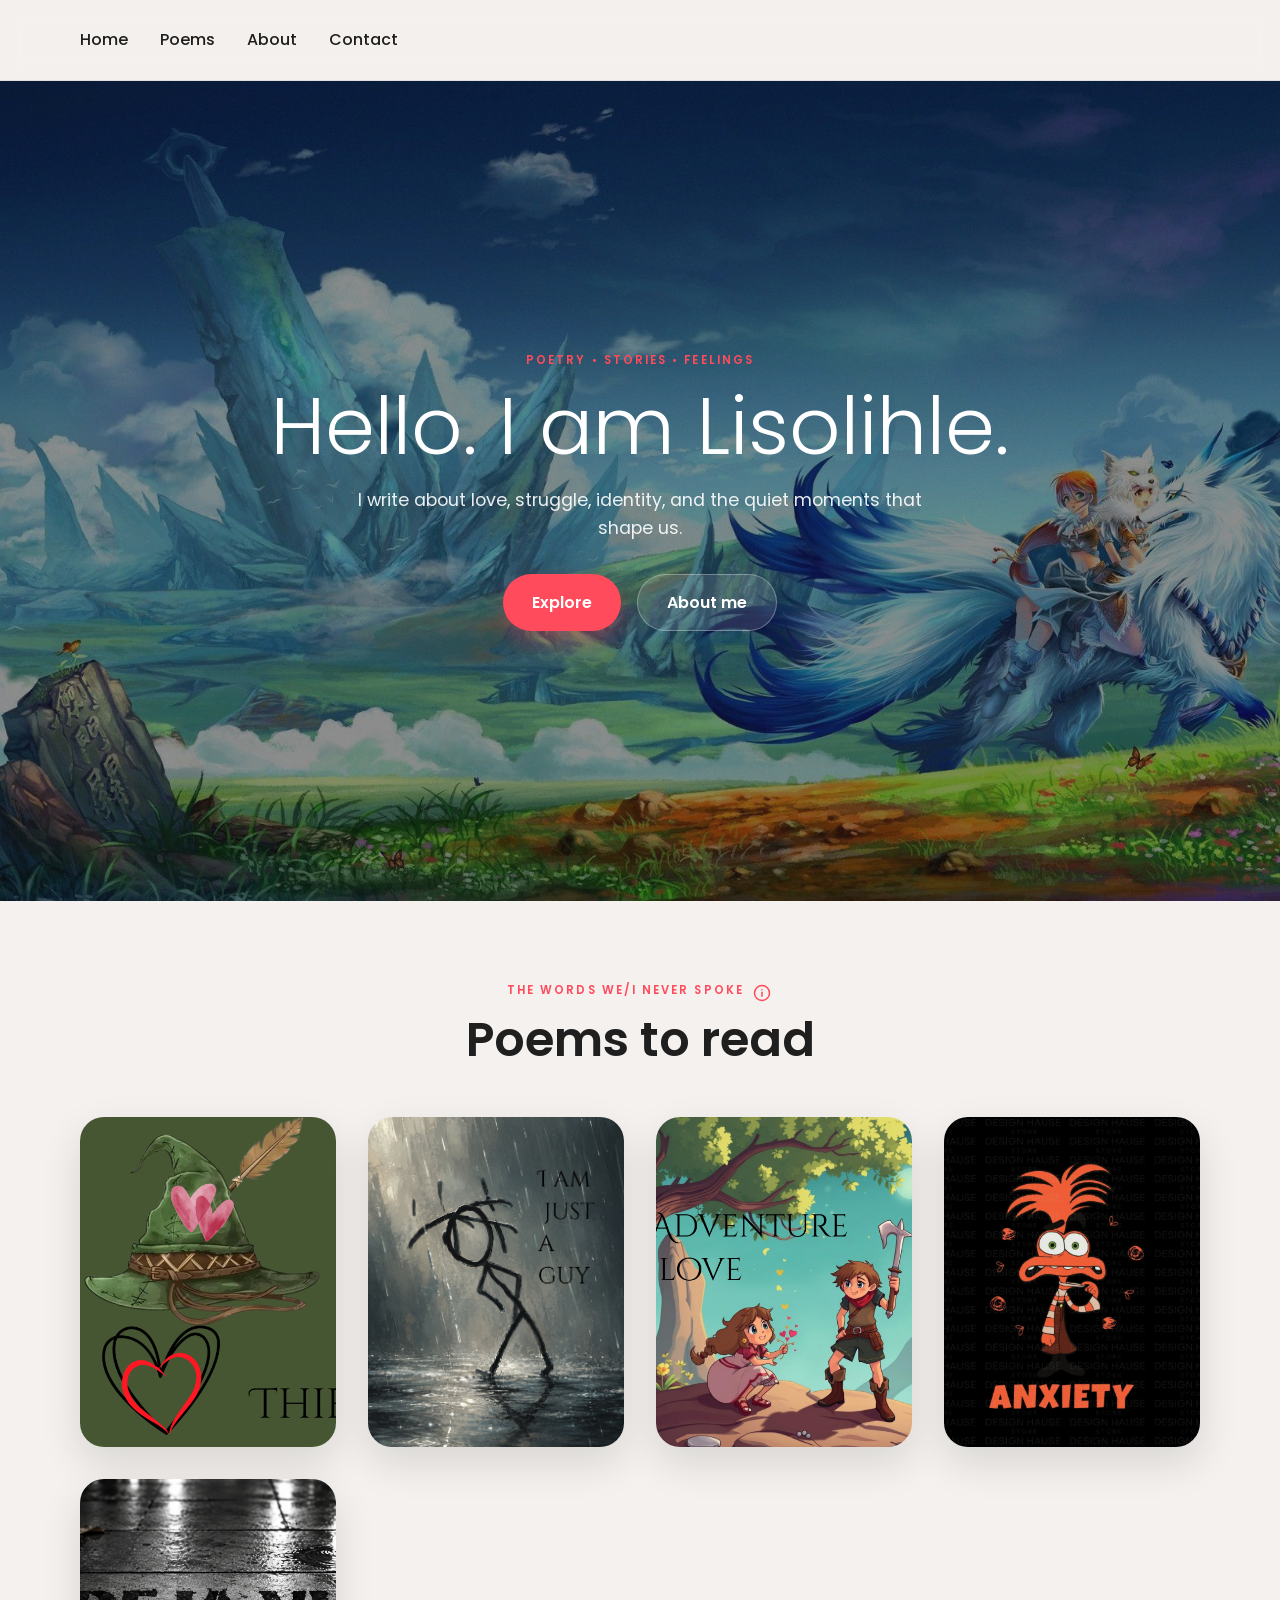
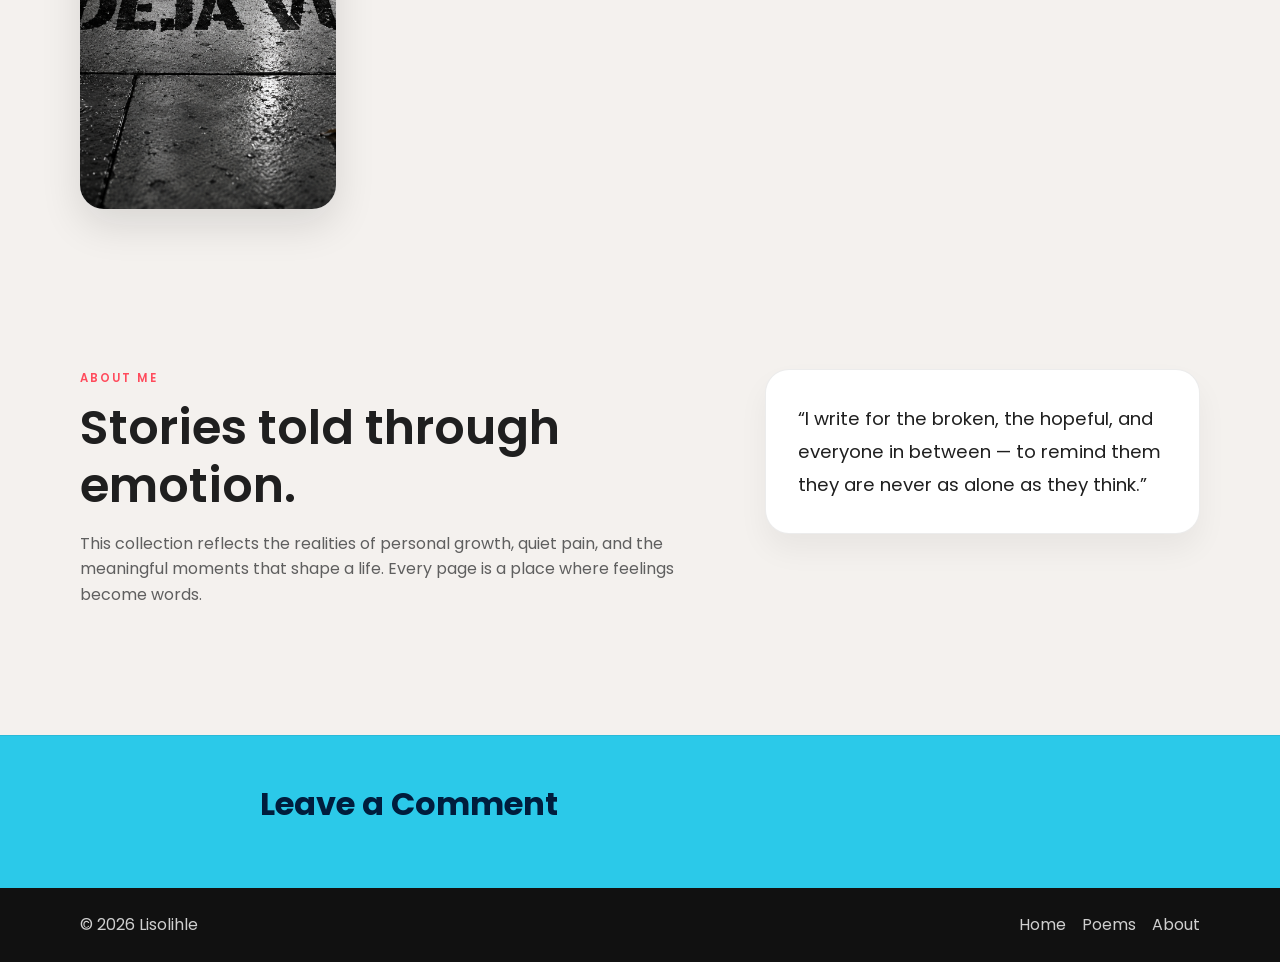
<file: index.html>
<!DOCTYPE html>
<html lang="en">
  <head>
    <meta charset="UTF-8" />
    <meta name="viewport" content="width=device-width, initial-scale=1.0" />
    <meta
      name="description"
      content="A personal poetry portfolio showcasing stories, emotions, and reflections."
    />
    <title>Lisolihle | Poetry Portfolio</title>

    <link rel="preconnect" href="https://fonts.googleapis.com" />
    <link rel="preconnect" href="https://fonts.gstatic.com" crossorigin />
    <link
      href="https://fonts.googleapis.com/css2?family=Poppins:wght@300;400;500;600;700&display=swap"
      rel="stylesheet"
    />
    <link rel="stylesheet" href="style.css" />
    <link rel="stylesheet" href="comments.css" />
    <script src="https://cdn.commoninja.com/sdk/latest/commonninja.js" defer></script>
  </head>
  <body>
    <header class="site-header">
      <nav class="navbar container" aria-label="Main navigation">
        <!-- <a class="brand" href="#home" aria-label="Go to home page">A</a> -->

        <button
          class="menu-toggle"
          type="button"
          aria-label="Open navigation menu"
          aria-expanded="false"
          aria-controls="nav-links"
        >
          <span></span>
          <span></span>
          <span></span>
        </button>

        <div class="nav-links" id="nav-links">
          <a href="#home">Home</a>
          <a href="#poems">Poems</a>
          <a href="about.html">About</a>
          <a href="#contact">Contact</a>
        </div>
      </nav>
    </header>

    <main id="home">
      <section class="hero">
        <div class="hero-overlay"></div>
        <div class="container hero-content">
          <p class="eyebrow">Poetry • stories • feelings</p>
          <h1>Hello. I am Lisolihle.</h1>
          <p class="hero-text">
            I write about love, struggle, identity, and the quiet moments that shape us.
          </p>
          <div class="cta-group">
            <a href="#poems" class="btn btn-primary">Explore</a>
            <a href="#about" class="btn btn-secondary">About me</a>
          </div>
        </div>

        <div class="bubbles" aria-hidden="true">
          <span></span>
          <span></span>
          <span></span>
          <span></span>
          <span></span>
        </div>
      </section>

      <section class="poems section" id="poems">
        <div class="container">
          <div class="section-heading">
            <div class="section-kicker">
              <p class="section-tag">The words We/I never spoke</p>
              <button
                class="info-toggle"
                type="button"
                aria-label="About this poetry series"
                aria-expanded="false"
                aria-controls="series-info"
              >
                <svg aria-hidden="true" viewBox="0 0 24 24">
                  <circle cx="12" cy="12" r="9"></circle>
                  <path d="M12 11v5"></path>
                  <path d="M12 8h.01"></path>
                </svg>
              </button>
              <div class="info-panel" id="series-info" role="region" aria-labelledby="series-info-title" hidden>
                <h3 id="series-info-title">About this series</h3>
                <p>
                  These poems hold the feelings and thoughts my heart wanted to express, but never had the chance to say aloud. I began writing when my best friend was offline and I had no one else to share my feelings with.
                </p>
                <p>
                  I had written poems for fun and school competitions in high school, but I never imagined that writing would help save me, comfort me, and keep me grounded. We all go through difficult things, and love can leave us feeling miserable, sad, or overwhelmed—but it can also make us happy, help us see beauty, and give us strength.
                </p>
                <p>
                  This series is not here to make you feel sad. It is a space for my feelings and thoughts, and for the words some of us struggle to say: the truths we avoid and the things we never thought we could admit. These poems give those feelings a place to be heard.
                </p>
              </div>
            </div>
            <h2>Poems to read</h2>
          </div>

          <div class="poem-grid">
            <article class="poem-card">
              <img src="Thief.png" alt="The Thief cover art" />
              <div class="card-overlay">
                <h3>The Thief</h3>
                <p>A tale of love, loss, and secrets.</p>
                <a href="./poem-index.html" class="btn btn-primary">Read</a>
              </div>
            </article>

            <article class="poem-card">
              <img src="i am just a guy.png" alt="I Am Just A Guy cover art" />
              <div class="card-overlay">
                <h3>I Am Just A Guy</h3>
                <p>A journey through emotions and loneliness.</p>
                <span class="btn btn-primary" aria-label="I Am Just A Guy is coming soon">Coming soon</span>
              </div>
            </article>

            <article class="poem-card">
              <img src="Adventure.png" alt="Adventure Love cover art" />
              <div class="card-overlay">
                <h3>Adventure Love</h3>
                <p>Fantasy, courage, and true friendship.</p>
                <a href="./Adventureoflifetime.html" class="btn btn-primary">Read</a>
              </div>
            </article>

            <article class="poem-card">
              <img src="Anxiety.png" alt="Anxiety cover art" />
              <div class="card-overlay">
                <h3>Anxiety</h3>
                <p>The silent battle within.</p>
                <a href="./Anxiety-poem.html" class="btn btn-primary">Read</a>
              </div>
            </article>

            <article class="poem-card">
              <img
                src="./Deja%20Vu%20on%20Rain-Soaked%20Pavement.png"
                alt="Deja Vu on Rain-Soaked Pavement cover art"
              />
              <div class="card-overlay">
                <h3>Deja Vu</h3>
                <p>A poem about repeating patterns, anxiety, and finding a way forward.</p>
                <a
                  href="./Dejavu-index.html"
                  class="btn btn-primary"
                  target="_blank"
                  rel="noreferrer"
                >Read</a>
              </div>
            </article>
          </div>
        </div>
      </section>

      <section class="about section" id="about">
        <div class="container about-grid">
          <div class="about-copy">
            <p class="section-tag">About me</p>
            <h2>Stories told through emotion.</h2>
            <p>
              This collection reflects the realities of personal growth, quiet pain, and the meaningful
              moments that shape a life. Every page is a place where feelings become words.
            </p>
          </div>
          <div class="about-card">
            <p>
              “I write for the broken, the hopeful, and everyone in between — to remind them they are
              never as alone as they think.”
            </p>
          </div>
        </div>
      </section>
    </main>


    <section class="comment-section" aria-labelledby="comment-heading">
      <h2 id="comment-heading">Leave a Comment</h2>
      <div class="commonninja_component pid-f5d85b24-4941-4e3a-b25a-b9a53d34de28"></div>
    </section>

    <footer class="site-footer" id="contact">
      <div class="container footer-inner">
        <p>© <span id="year"></span> Lisolihle</p>
        <div class="footer-links">
          <a href="#home">Home</a>
          <a href="#poems">Poems</a>
          <a href="#about">About</a>
        </div>
      </div>
    </footer>

    <script src="script.js"></script>
  </body>
</html>
</file>
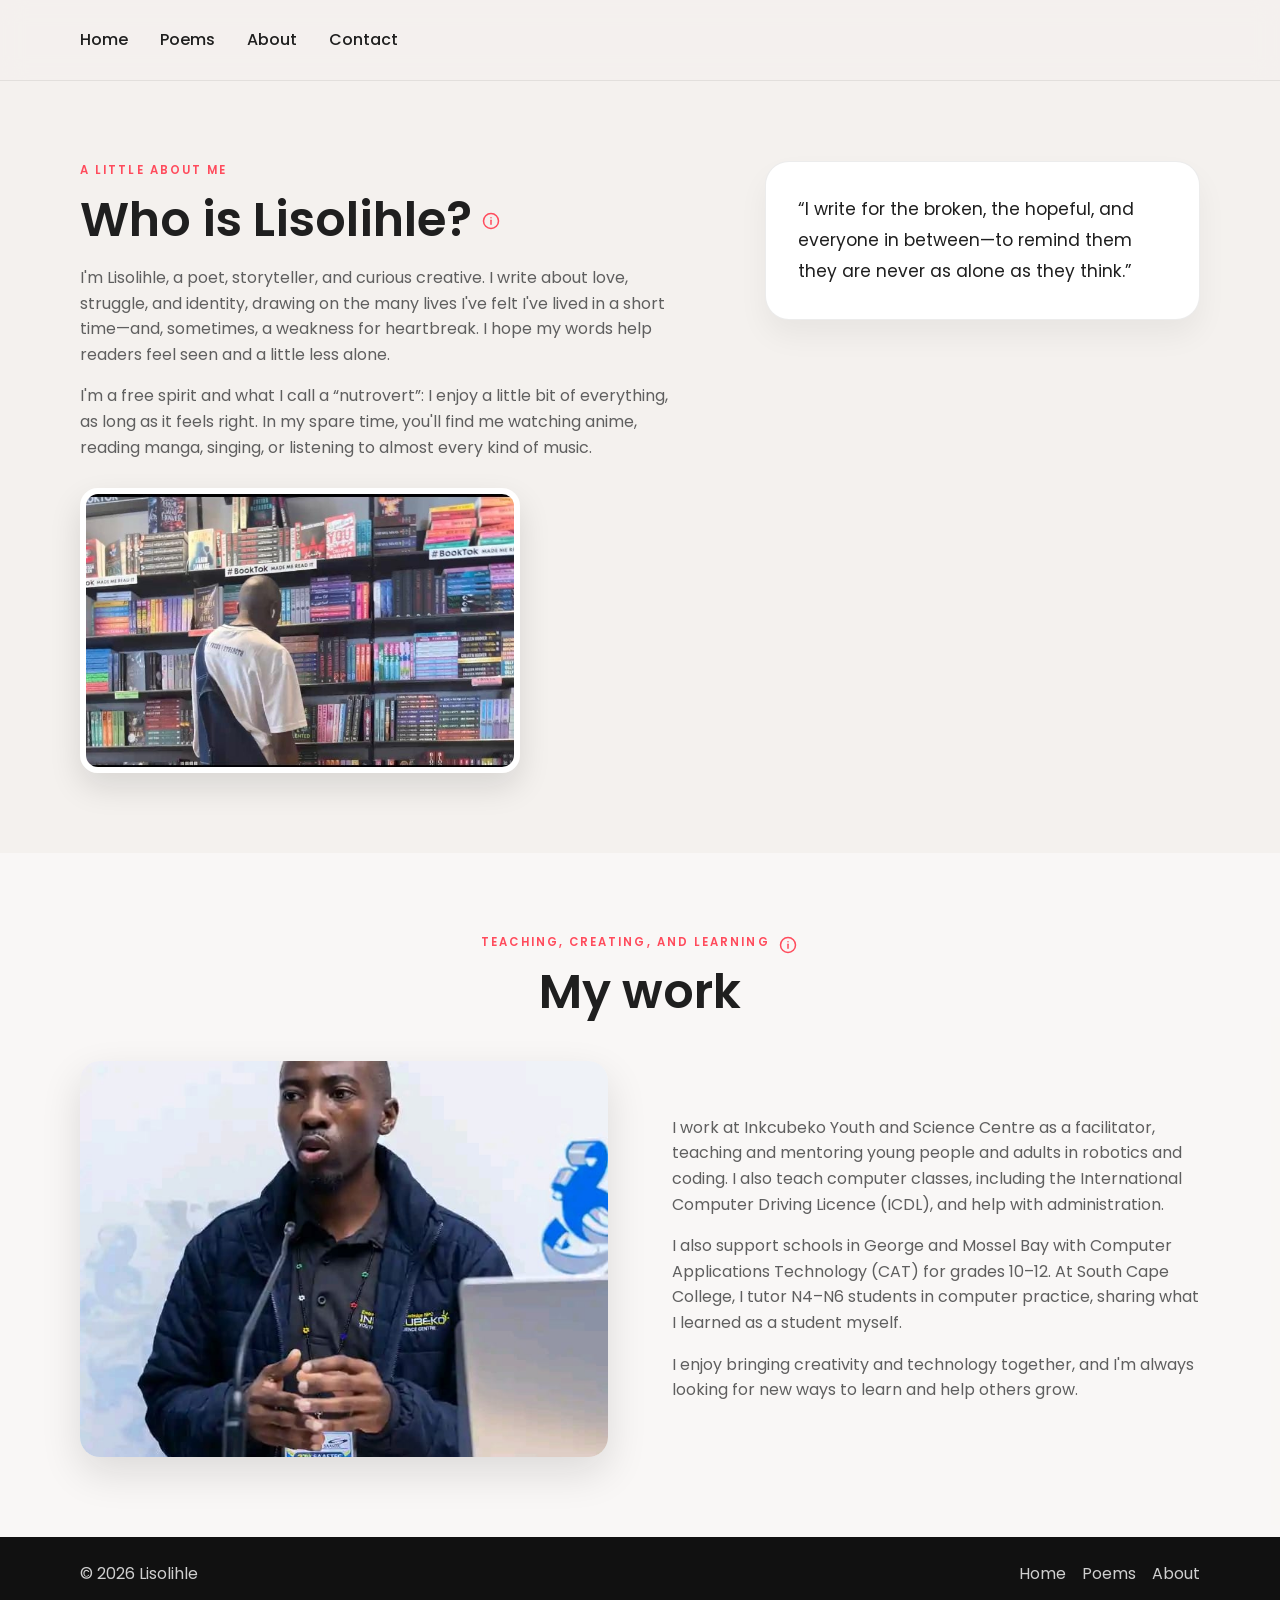
<file: about.html>
<!DOCTYPE html>
<html lang="en">
  <head>
    <meta charset="UTF-8" />
    <meta name="viewport" content="width=device-width, initial-scale=1.0" />
    <meta
      name="description"
      content="Meet Lisolihle, a poet, storyteller, educator, and creative technologist."
    />
    <title>About Lisolihle | Poetry Portfolio</title>

    <link rel="preconnect" href="https://fonts.googleapis.com" />
    <link rel="preconnect" href="https://fonts.gstatic.com" crossorigin />
    <link
      href="https://fonts.googleapis.com/css2?family=Poppins:wght@300;400;500;600;700&display=swap"
      rel="stylesheet"
    />
    <link rel="stylesheet" href="style.css" />
  </head>
  <body>
    <header class="site-header">
      <nav class="navbar container" aria-label="Main navigation">
        <button
          class="menu-toggle"
          type="button"
          aria-label="Open navigation menu"
          aria-expanded="false"
          aria-controls="nav-links"
        >
          <span></span>
          <span></span>
          <span></span>
        </button>

        <div class="nav-links" id="nav-links">
          <a href="./index.html#home">Home</a>
          <a href="./index.html#poems">Poems</a>
          <a href="#about" aria-current="page">About</a>
          <a href="./index.html#contact">Contact</a>
        </div>
      </nav>
    </header>

    <main>
      <section class="about section" id="about">
        <div class="container about-grid">
          <div class="about-copy">
            <p class="section-tag">A little about me</p>
            <div class="about-title-row">
              <h1>Who is Lisolihle?</h1>
              <button
                class="info-toggle"
                type="button"
                aria-label="View my library photo"
                aria-expanded="false"
                aria-controls="library-photo-info"
              >
                <svg aria-hidden="true" viewBox="0 0 24 24">
                  <circle cx="12" cy="12" r="9"></circle>
                  <path d="M12 11v5"></path>
                  <path d="M12 8h.01"></path>
                </svg>
              </button>
              <div
                class="info-panel"
                id="library-photo-info"
                role="region"
                aria-labelledby="library-photo-title"
                hidden
              >
                <h3 id="library-photo-title">Me in the library</h3>
                <img
                  class="info-panel-image"
                  src="Me%20picture%20in%20the%20library.jpeg"
                  alt="Lisolihle in the library"
                />
              </div>
            </div>
            <p>
              I'm Lisolihle, a poet, storyteller, and curious creative. I write
              about love, struggle, and identity, drawing on the many lives
              I've felt I've lived in a short time—and, sometimes, a weakness
              for heartbreak. I hope my words help readers feel seen and a
              little less alone.
            </p>
            <p>
              I'm a free spirit and what I call a “nutrovert”: I enjoy a little
              bit of everything, as long as it feels right. In my spare time,
              you'll find me watching anime, reading manga, singing, or
              listening to almost every kind of music.
            </p>
            <img
              class="about-portrait"
              src="Me%20picture%20in%20the%20library.jpeg"
              alt="Lisolihle in the library"
              loading="lazy"
            />
          </div>

          <aside class="about-card about-profile-card">
            <p class="about-quote">
              “I write for the broken, the hopeful, and everyone in between—to
              remind them they are never as alone as they think.”
            </p>
          </aside>
        </div>
      </section>

      <section class="work-section section" aria-labelledby="work-title">
        <div class="container">
          <div class="work-heading">
            <div class="section-kicker">
              <p class="section-tag">Teaching, creating, and learning</p>
              <button
                class="info-toggle"
                type="button"
                aria-label="More information about my work"
                aria-expanded="false"
                aria-controls="work-info"
              >
                <svg aria-hidden="true" viewBox="0 0 24 24">
                  <circle cx="12" cy="12" r="9"></circle>
                  <path d="M12 11v5"></path>
                  <path d="M12 8h.01"></path>
                </svg>
              </button>
              <div
                class="info-panel"
                id="work-info"
                role="region"
                aria-labelledby="work-info-title"
                hidden
              >
                <h3 id="work-info-title">More about my work</h3>
                <img
                  class="info-panel-image"
                  src="inkcubeko.jpeg"
                  alt="The Inkcubeko Youth and Science Centre"
                />
                <p>
                  At Inkcubeko Youth and Science Centre, I also contribute
                  graphic design and technical support, and helped create the
                  centre's first robotics website. I have also built tools to
                  help the team record visitors to the centre.
                </p>
              </div>
            </div>
            <h2 id="work-title">My work</h2>
          </div>

          <div class="work-grid">
            <div class="work-gallery">
              <img
                class="work-image"
                src="talking.jpeg"
                alt="Lisolihle speaking with learners"
                loading="lazy"
              />
            </div>
            <div class="work-copy">
              <p>
                I work at Inkcubeko Youth and Science Centre as a facilitator,
                teaching and mentoring young people and adults in robotics and
                coding. I also teach computer classes, including the
                International Computer Driving Licence (ICDL), and help with
                administration.
              </p>
              <p>
                I also support schools in George and Mossel Bay with Computer
                Applications Technology (CAT) for grades 10–12. At South Cape
                College, I tutor N4–N6 students in computer practice, sharing
                what I learned as a student myself.
              </p>
              <p>
                I enjoy bringing creativity and technology together, and I'm
                always looking for new ways to learn and help others grow.
              </p>
            </div>
          </div>
        </div>
      </section>
    </main>

    <footer class="site-footer" id="contact">
      <div class="container footer-inner">
        <p>© <span id="year"></span> Lisolihle</p>
        <div class="footer-links">
          <a href="./index.html">Home</a>
          <a href="./index.html#poems">Poems</a>
          <a href="#about">About</a>
        </div>
      </div>
    </footer>

    <script src="script.js"></script>
  </body>
</html>
</file>
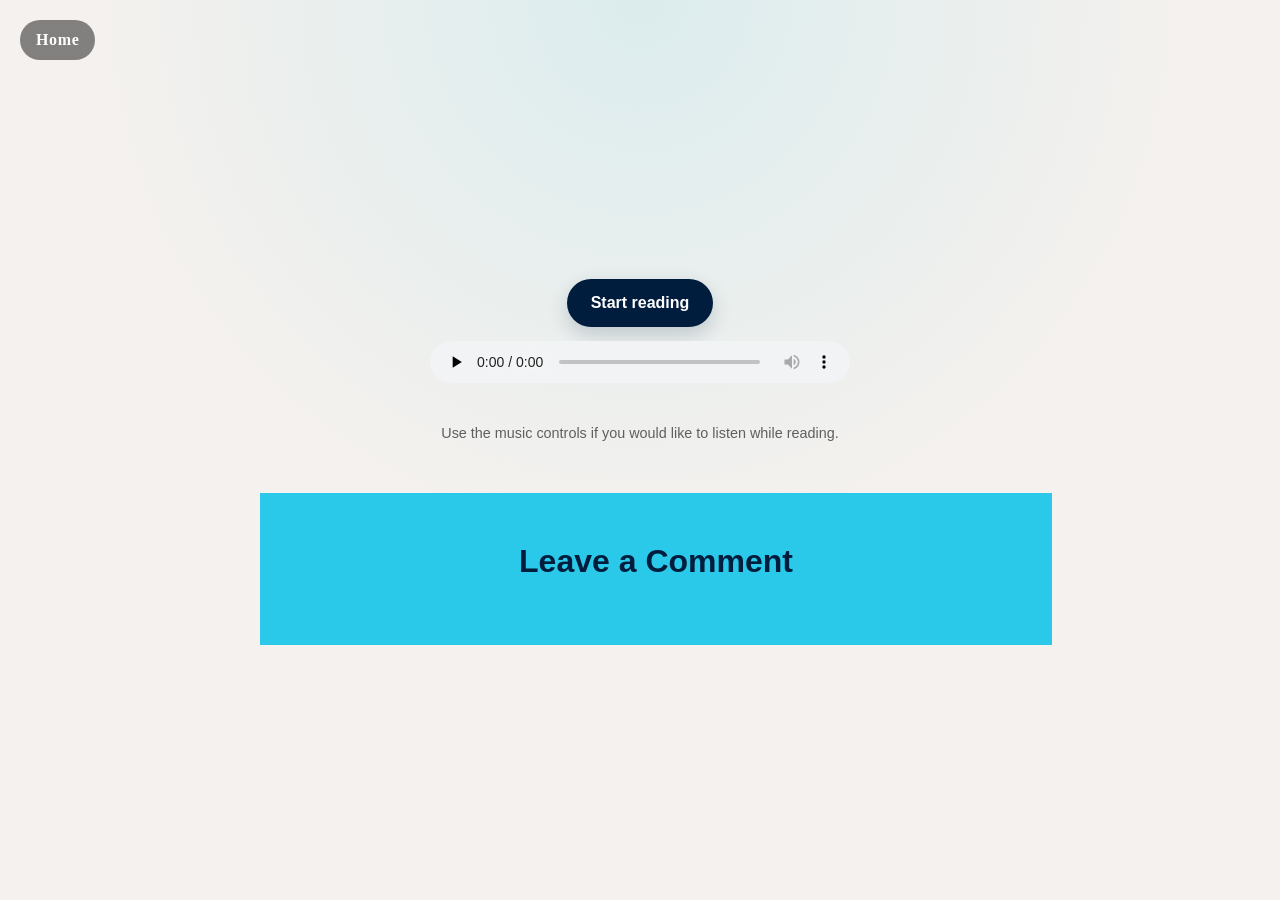
<file: Adv-poem.html>
<!DOCTYPE html>
<html lang="en">
<head>
  <meta charset="UTF-8" />
  <meta name="viewport" content="width=device-width, initial-scale=1.0" />
  <title>Adventure love</title>
  <link rel="stylesheet" href="comments.css">
  <script src="https://cdn.commoninja.com/sdk/latest/commonninja.js" defer></script>
  <style>
    :root {
      --page-bg: #f8f5f0;
      --page-text: #2e2a27;
      --card-bg: #fffdf8;
      --card-border: #e3ded7;
      --button-bg: #6b5b4b;
      --button-hover: #3e2f20;
      --muted: #9b8b7a;
      --accent: #b1a393;
    }

    body {
      background-color: var(--page-bg);
      font-family: 'Georgia', serif;
      color: var(--page-text);
      display: flex;
      justify-content: center;
      align-items: center;
      min-height: 100vh;
      margin: 0;
      text-align: center;
      user-select: none;
      padding: 20px;
      box-sizing: border-box;
    }

    .page-home-link {
      position: absolute;
      top: 20px;
      left: 20px;
      z-index: 20;
      display: inline-flex;
      align-items: center;
      justify-content: center;
      padding: 0.7rem 1rem;
      border-radius: 999px;
      background: rgba(17, 17, 17, 0.5);
      color: #fff;
      text-decoration: none;
      font-weight: 600;
      letter-spacing: 0.04em;
      backdrop-filter: blur(6px);
    }

    .page-home-link:hover,
    .page-home-link:focus-visible {
      background: rgba(17, 17, 17, 0.75);
    }

    .container {
      position: relative;
      width: 100%;
      max-width: 700px;
      text-align: center;
    }
    /* Play Button */
    #playBtn {
      padding: 15px 30px;
      font-size: 1.2em;
      background-color: var(--button-bg);
      color: #fff;
      border: none;
      border-radius: 8px;
      cursor: pointer;
      margin-bottom: 30px;
      transition: background 0.3s ease, transform 0.3s ease;
    }
    #playBtn:hover {
      background-color: var(--button-hover);
      transform: translateY(-2px);
    }

    /* Book styles */
    .book {
      background-color: #fffdf8;
      padding: 60px 80px;
      width: 600px;
      box-shadow: 0 0 30px rgba(0, 0, 0, 0.15);
      border: 1px solid #e3ded7;
      border-radius: 8px;
      position: relative;
      transition: opacity 0.6s ease-in-out;
    }

    h1 {
      text-align: center;
      font-size: 1.8em;
      letter-spacing: 1px;
      margin-bottom: 40px;
      color: #5a4633;
    }

    p {
      white-space: pre-line;
      line-height: 1.7;
      font-size: 1.05em;
    }

    .author {
      text-align: right;
      margin-top: 40px;
      font-style: italic;
      color: #6b5b4b;
    }

    .page-number {
      text-align: center;
      margin-top: 20px;
      font-size: 0.9em;
      color: #9b8b7a;
    }

    .click-hint {
      position: absolute;
      bottom: -40px;
      left: 50%;
      transform: translateX(-50%);
      font-size: 0.9em;
      color: #b1a393;
      animation: blink 1.5s infinite;
    }

    @keyframes blink {
      0%, 100% { opacity: 0.6; }
      50% { opacity: 1; }
    }

    .nav-buttons {
      position: absolute;
      bottom: 10px;
      width: 100%;
      display: flex;
      justify-content: space-between;
      padding: 0 20px;
    }

    button {
      background: none;
      border: none;
      color: #6b5b4b;
      font-size: 1em;
      cursor: pointer;
      transition: color 0.3s;
    }

    button:hover {
      color: #3e2f20;
    }

    /* Responsive styles */
    @media(max-width: 700px) {
      .book {
        width: 85%;
        padding: 40px 30px;
      }
    }
  </style>
  <link rel="stylesheet" href="reader.css">
</head>
<body>
  <a class="page-home-link" href="index.html" aria-label="Back to portfolio home">Home</a>
<div class="container">
  <!-- Play Button -->
  <div class="reader-controls">
    <button id="playBtn" type="button">Start reading</button>
    <audio id="bgMusic" src="Ordinary.mp3" controls preload="none" loop aria-label="Optional background music"></audio>
  </div>

  <!-- Book Pages -->
  <div class="book" id="page1" style="display:none; opacity:0;">
    <h1>Adventure Love</h1>
    <p>
      I want to give you fun love
      I will give you tough love 
      fantasy Love
      Love you without limitations

      I want to give 
      that disney love
      were, you will be my princess
      and i'll be your prince
      in a shining armor
      i want to be your hero
      in the days, when you feel down
      sweep you under 
      and I give you an adventure love
      of a lifetime


    </p>

     <div class="author">— Lisolihle</div>

    <div class="page-number">Page 1</div>
  </div>

  <div class="book" id="page2" style="display:none; opacity:0;">
   

  
   
  </div>

  <div class="book" id="page3" style="display:none; opacity:0;">
   

  
   
  </div>

  <!-- Navigation Buttons -->
  <div class="nav-buttons" style="margin-top: 20px;">
    <button id="prevBtn" type="button" style="display:none;">← Previous</button>
    <button id="nextBtn" type="button" style="display:none;">Next →</button>
  </div>

  <div class="click-hint">Use the music controls if you would like to listen while reading.</div>
  <section class="comment-section" aria-labelledby="comment-heading">
    <h2 id="comment-heading">Leave a Comment</h2>
    <div class="commonninja_component pid-f5d85b24-4941-4e3a-b25a-b9a53d34de28"></div>
  </section>
</div>

<!-- Audio -->
<script>
  const playBtn = document.getElementById('playBtn');
  const page1 = document.getElementById('page1');
  const page2 = document.getElementById('page2');
  const page3 = document.getElementById('page3');
  const prevBtn = document.getElementById('prevBtn');
  const nextBtn = document.getElementById('nextBtn');
  const clickHint = document.querySelector('.click-hint');

  let currentPage = 1;
  let started = false;

  playBtn.addEventListener('click', () => {
    if (!started) {
      started = true;
      playBtn.style.display = 'none';
      showPage(1);
    }
  });

  function showPage(pageNumber) {
    [page1, page2, page3].forEach((page) => {
      if (page) {
        page.style.display = 'none';
        page.style.opacity = '0';
      }
    });

    const page = document.getElementById('page' + pageNumber);
    if (!page) return;

    page.style.display = 'block';
    setTimeout(() => {
      page.style.opacity = '1';
    }, 50);

    currentPage = pageNumber;

    if (prevBtn) {
      prevBtn.style.display = currentPage === 1 ? 'none' : 'inline-block';
    }

    if (nextBtn) {
      nextBtn.style.display = currentPage === 3 ? 'none' : 'inline-block';
    }
  }

  if (nextBtn) {
    nextBtn.addEventListener('click', () => {
      if (started && currentPage < 3) {
        showPage(currentPage + 1);
      }
    });
  }

  if (prevBtn) {
    prevBtn.addEventListener('click', () => {
      if (started && currentPage > 1) {
        showPage(currentPage - 1);
      }
    });
  }
</script>
</body>
</html>
</file>
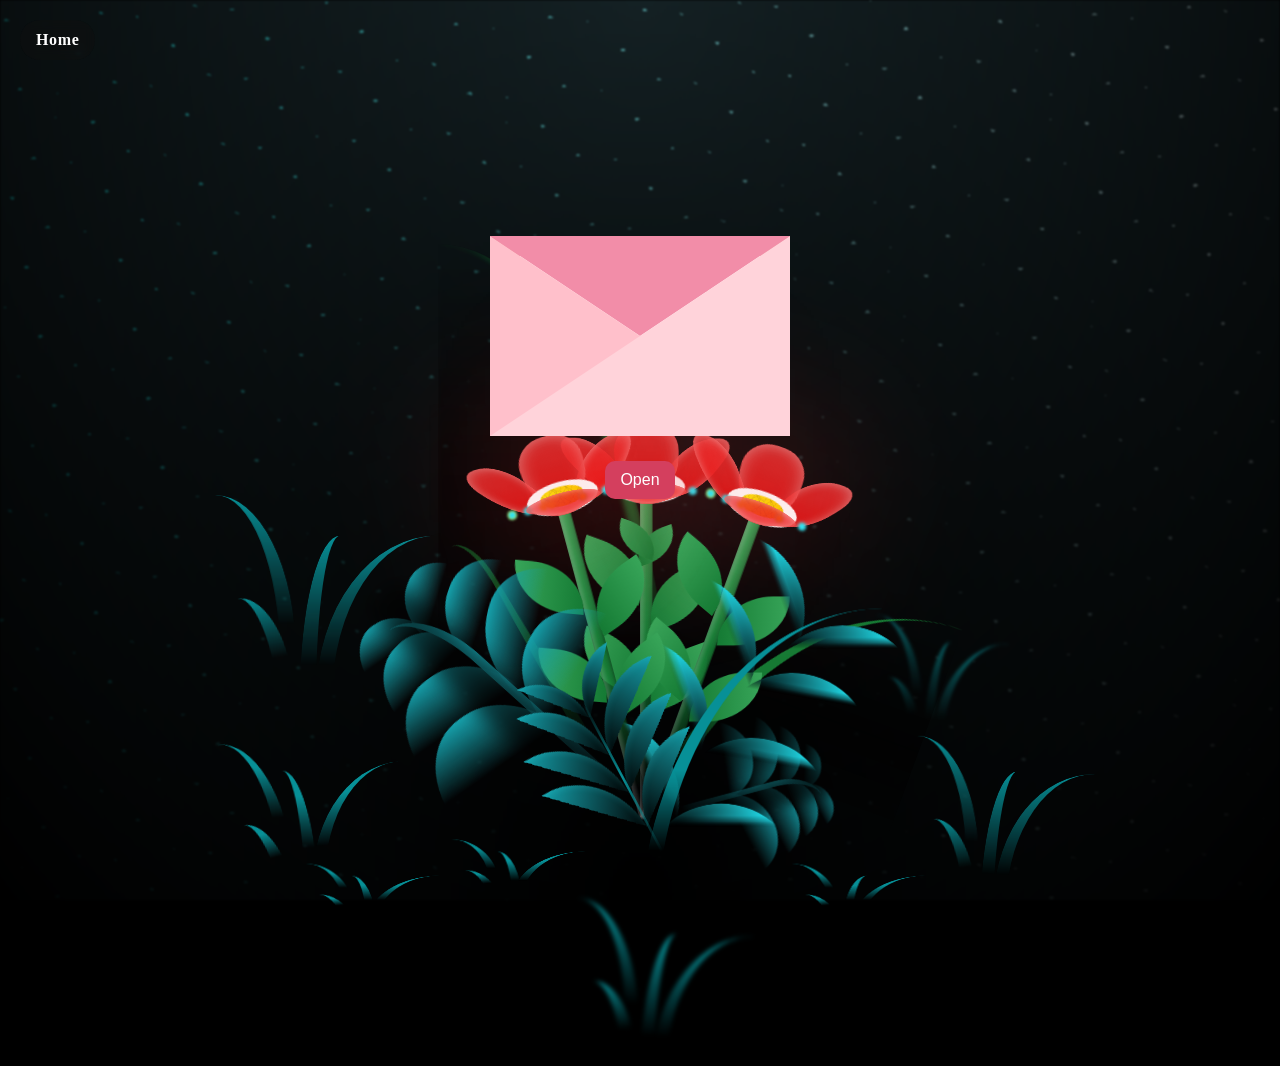
<file: Adventureoflifetime.html>
<!DOCTYPE html>
<html lang="en">
<head>
    <meta charset="UTF-8">
    <meta http-equiv="X-UA-Compatible" content="IE=edge">
    <meta name="viewport" content="width=device-width, initial-scale=1.0">
    <link rel="stylesheet" href="poem-style.css">
    <title>Adventure love</title>
    <style>
        .page-home-link {
            position: absolute;
            top: 20px;
            left: 20px;
            z-index: 20;
            display: inline-flex;
            align-items: center;
            justify-content: center;
            padding: 0.7rem 1rem;
            border-radius: 999px;
            background: rgba(17, 17, 17, 0.45);
            color: #fff;
            text-decoration: none;
            font-weight: 600;
            letter-spacing: 0.04em;
            backdrop-filter: blur(6px);
        }

        .page-home-link:hover,
        .page-home-link:focus-visible {
            background: rgba(255, 255, 255, 0.18);
        }
    </style>
</head>

<body class="container">
    <a class="page-home-link" href="index.html" aria-label="Back to portfolio home">Home</a>
    <div class="night"></div>
    <div class="text">
        <div class="wrapper">
            <div class="lid one"></div>
            <div class="lid two"></div>
            <div class="envelope"></div>
            <div class="letter">
                <p>Listen Champ</p>
            </div>
        </div>
        <div class="buttons">
            <button type="button" id="openBtn" data-target="Adv-poem.html">Open</button>
            <button type="button" id="closeBtn" style="display: none;">Close</button>
        </div>
    </div>
    
    <div class="flowers">
      <div class="flower flower--1">
        <div class="flower__leafs flower__leafs--1">
          <div class="flower__leaf flower__leaf--1"></div>
          <div class="flower__leaf flower__leaf--2"></div>
          <div class="flower__leaf flower__leaf--3"></div>
          <div class="flower__leaf flower__leaf--4"></div>
          <div class="flower__white-circle"></div>
  
          <div class="flower__light flower__light--1"></div>
          <div class="flower__light flower__light--2"></div>
          <div class="flower__light flower__light--3"></div>
          <div class="flower__light flower__light--4"></div>
          <div class="flower__light flower__light--5"></div>
          <div class="flower__light flower__light--6"></div>
          <div class="flower__light flower__light--7"></div>
          <div class="flower__light flower__light--8"></div>
  
        </div>
        <div class="flower__line">
          <div class="flower__line__leaf flower__line__leaf--1"></div>
          <div class="flower__line__leaf flower__line__leaf--2"></div>
          <div class="flower__line__leaf flower__line__leaf--3"></div>
          <div class="flower__line__leaf flower__line__leaf--4"></div>
          <div class="flower__line__leaf flower__line__leaf--5"></div>
          <div class="flower__line__leaf flower__line__leaf--6"></div>
        </div>
      </div>
  
      <div class="flower flower--2">
        <div class="flower__leafs flower__leafs--2">
          <div class="flower__leaf flower__leaf--1"></div>
          <div class="flower__leaf flower__leaf--2"></div>
          <div class="flower__leaf flower__leaf--3"></div>
          <div class="flower__leaf flower__leaf--4"></div>
          <div class="flower__white-circle"></div>
  
          <div class="flower__light flower__light--1"></div>
          <div class="flower__light flower__light--2"></div>
          <div class="flower__light flower__light--3"></div>
          <div class="flower__light flower__light--4"></div>
          <div class="flower__light flower__light--5"></div>
          <div class="flower__light flower__light--6"></div>
          <div class="flower__light flower__light--7"></div>
          <div class="flower__light flower__light--8"></div>
  
        </div>
        <div class="flower__line">
          <div class="flower__line__leaf flower__line__leaf--1"></div>
          <div class="flower__line__leaf flower__line__leaf--2"></div>
          <div class="flower__line__leaf flower__line__leaf--3"></div>
          <div class="flower__line__leaf flower__line__leaf--4"></div>
        </div>
      </div>
  
      <div class="flower flower--3">
        <div class="flower__leafs flower__leafs--3">
          <div class="flower__leaf flower__leaf--1"></div>
          <div class="flower__leaf flower__leaf--2"></div>
          <div class="flower__leaf flower__leaf--3"></div>
          <div class="flower__leaf flower__leaf--4"></div>
          <div class="flower__white-circle"></div>
  
          <div class="flower__light flower__light--1"></div>
          <div class="flower__light flower__light--2"></div>
          <div class="flower__light flower__light--3"></div>
          <div class="flower__light flower__light--4"></div>
          <div class="flower__light flower__light--5"></div>
          <div class="flower__light flower__light--6"></div>
          <div class="flower__light flower__light--7"></div>
          <div class="flower__light flower__light--8"></div>
  
        </div>
        <div class="flower__line">
          <div class="flower__line__leaf flower__line__leaf--1"></div>
          <div class="flower__line__leaf flower__line__leaf--2"></div>
          <div class="flower__line__leaf flower__line__leaf--3"></div>
          <div class="flower__line__leaf flower__line__leaf--4"></div>
        </div>
      </div>
  
      <div class="grow-ans" style="--d:1.2s">
        <div class="flower__g-long">
          <div class="flower__g-long__top"></div>
          <div class="flower__g-long__bottom"></div>
        </div>
      </div>
  
      <div class="growing-grass">
        <div class="flower__grass flower__grass--1">
          <div class="flower__grass--top"></div>
          <div class="flower__grass--bottom"></div>
          <div class="flower__grass__leaf flower__grass__leaf--1"></div>
          <div class="flower__grass__leaf flower__grass__leaf--2"></div>
          <div class="flower__grass__leaf flower__grass__leaf--3"></div>
          <div class="flower__grass__leaf flower__grass__leaf--4"></div>
          <div class="flower__grass__leaf flower__grass__leaf--5"></div>
          <div class="flower__grass__leaf flower__grass__leaf--6"></div>
          <div class="flower__grass__leaf flower__grass__leaf--7"></div>
          <div class="flower__grass__leaf flower__grass__leaf--8"></div>
          <div class="flower__grass__overlay"></div>
        </div>
      </div>
  
      <div class="growing-grass">
        <div class="flower__grass flower__grass--2">
          <div class="flower__grass--top"></div>
          <div class="flower__grass--bottom"></div>
          <div class="flower__grass__leaf flower__grass__leaf--1"></div>
          <div class="flower__grass__leaf flower__grass__leaf--2"></div>
          <div class="flower__grass__leaf flower__grass__leaf--3"></div>
          <div class="flower__grass__leaf flower__grass__leaf--4"></div>
          <div class="flower__grass__leaf flower__grass__leaf--5"></div>
          <div class="flower__grass__leaf flower__grass__leaf--6"></div>
          <div class="flower__grass__leaf flower__grass__leaf--7"></div>
          <div class="flower__grass__leaf flower__grass__leaf--8"></div>
          <div class="flower__grass__overlay"></div>
        </div>
      </div>
  
      <div class="grow-ans" style="--d:2.4s">
        <div class="flower__g-right flower__g-right--1">
          <div class="leaf"></div>
        </div>
      </div>
  
      <div class="grow-ans" style="--d:2.8s">
        <div class="flower__g-right flower__g-right--2">
          <div class="leaf"></div>
        </div>
      </div>
  
      <div class="grow-ans" style="--d:2.8s">
        <div class="flower__g-front">
          <div class="flower__g-front__leaf-wrapper flower__g-front__leaf-wrapper--1">
            <div class="flower__g-front__leaf"></div>
          </div>
          <div class="flower__g-front__leaf-wrapper flower__g-front__leaf-wrapper--2">
            <div class="flower__g-front__leaf"></div>
          </div>
          <div class="flower__g-front__leaf-wrapper flower__g-front__leaf-wrapper--3">
            <div class="flower__g-front__leaf"></div>
          </div>
          <div class="flower__g-front__leaf-wrapper flower__g-front__leaf-wrapper--4">
            <div class="flower__g-front__leaf"></div>
          </div>
          <div class="flower__g-front__leaf-wrapper flower__g-front__leaf-wrapper--5">
            <div class="flower__g-front__leaf"></div>
          </div>
          <div class="flower__g-front__leaf-wrapper flower__g-front__leaf-wrapper--6">
            <div class="flower__g-front__leaf"></div>
          </div>
          <div class="flower__g-front__leaf-wrapper flower__g-front__leaf-wrapper--7">
            <div class="flower__g-front__leaf"></div>
          </div>
          <div class="flower__g-front__leaf-wrapper flower__g-front__leaf-wrapper--8">
            <div class="flower__g-front__leaf"></div>
          </div>
          <div class="flower__g-front__line"></div>
        </div>
      </div>
  
      <div class="grow-ans" style="--d:3.2s">
        <div class="flower__g-fr">
          <div class="leaf"></div>
          <div class="flower__g-fr__leaf flower__g-fr__leaf--1"></div>
          <div class="flower__g-fr__leaf flower__g-fr__leaf--2"></div>
          <div class="flower__g-fr__leaf flower__g-fr__leaf--3"></div>
          <div class="flower__g-fr__leaf flower__g-fr__leaf--4"></div>
          <div class="flower__g-fr__leaf flower__g-fr__leaf--5"></div>
          <div class="flower__g-fr__leaf flower__g-fr__leaf--6"></div>
          <div class="flower__g-fr__leaf flower__g-fr__leaf--7"></div>
          <div class="flower__g-fr__leaf flower__g-fr__leaf--8"></div>
        </div>
      </div>
  
      <div class="long-g long-g--0">
        <div class="grow-ans" style="--d:3s">
          <div class="leaf leaf--0"></div>
        </div>
        <div class="grow-ans" style="--d:2.2s">
          <div class="leaf leaf--1"></div>
        </div>
        <div class="grow-ans" style="--d:3.4s">
          <div class="leaf leaf--2"></div>
        </div>
        <div class="grow-ans" style="--d:3.6s">
          <div class="leaf leaf--3"></div>
        </div>
      </div>
  
      <div class="long-g long-g--1">
        <div class="grow-ans" style="--d:3.6s">
          <div class="leaf leaf--0"></div>
        </div>
        <div class="grow-ans" style="--d:3.8s">
          <div class="leaf leaf--1"></div>
        </div>
        <div class="grow-ans" style="--d:4s">
          <div class="leaf leaf--2"></div>
        </div>
        <div class="grow-ans" style="--d:4.2s">
          <div class="leaf leaf--3"></div>
        </div>
      </div>
  
      <div class="long-g long-g--2">
        <div class="grow-ans" style="--d:4s">
          <div class="leaf leaf--0"></div>
        </div>
        <div class="grow-ans" style="--d:4.2s">
          <div class="leaf leaf--1"></div>
        </div>
        <div class="grow-ans" style="--d:4.4s">
          <div class="leaf leaf--2"></div>
        </div>
        <div class="grow-ans" style="--d:4.6s">
          <div class="leaf leaf--3"></div>
        </div>
      </div>
  
      <div class="long-g long-g--3">
        <div class="grow-ans" style="--d:4s">
          <div class="leaf leaf--0"></div>
        </div>
        <div class="grow-ans" style="--d:4.2s">
          <div class="leaf leaf--1"></div>
        </div>
        <div class="grow-ans" style="--d:3s">
          <div class="leaf leaf--2"></div>
        </div>
        <div class="grow-ans" style="--d:3.6s">
          <div class="leaf leaf--3"></div>
        </div>
      </div>
  
      <div class="long-g long-g--4">
        <div class="grow-ans" style="--d:4s">
          <div class="leaf leaf--0"></div>
        </div>
        <div class="grow-ans" style="--d:4.2s">
          <div class="leaf leaf--1"></div>
        </div>
        <div class="grow-ans" style="--d:3s">
          <div class="leaf leaf--2"></div>
        </div>
        <div class="grow-ans" style="--d:3.6s">
          <div class="leaf leaf--3"></div>
        </div>
      </div>
  
      <div class="long-g long-g--5">
        <div class="grow-ans" style="--d:4s">
          <div class="leaf leaf--0"></div>
        </div>
        <div class="grow-ans" style="--d:4.2s">
          <div class="leaf leaf--1"></div>
        </div>
        <div class="grow-ans" style="--d:3s">
          <div class="leaf leaf--2"></div>
        </div>
        <div class="grow-ans" style="--d:3.6s">
          <div class="leaf leaf--3"></div>
        </div>
      </div>
  
      <div class="long-g long-g--6">
        <div class="grow-ans" style="--d:4.2s">
          <div class="leaf leaf--0"></div>
        </div>
        <div class="grow-ans" style="--d:4.4s">
          <div class="leaf leaf--1"></div>
        </div>
        <div class="grow-ans" style="--d:4.6s">
          <div class="leaf leaf--2"></div>
        </div>
        <div class="grow-ans" style="--d:4.8s">
          <div class="leaf leaf--3"></div>
        </div>
      </div>
  
      <div class="long-g long-g--7">
        <div class="grow-ans" style="--d:3s">
          <div class="leaf leaf--0"></div>
        </div>
        <div class="grow-ans" style="--d:3.2s">
          <div class="leaf leaf--1"></div>
        </div>
        <div class="grow-ans" style="--d:3.5s">
          <div class="leaf leaf--2"></div>
        </div>
        <div class="grow-ans" style="--d:3.6s">
          <div class="leaf leaf--3"></div>
        </div>
      </div>
    </div>
    <script src="Adv-script.js"></script>
  </body>

</html>
</file>
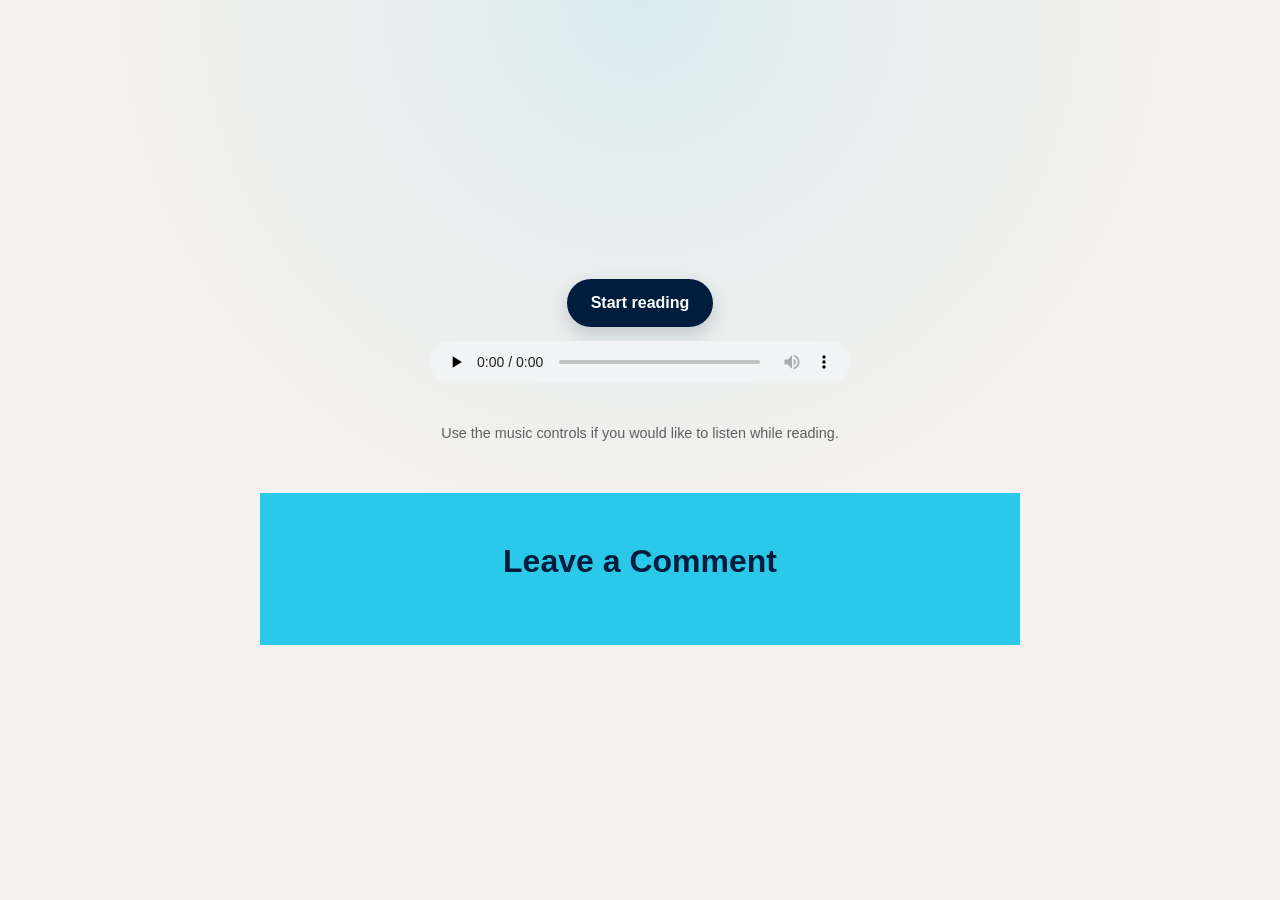
<file: Anxiety-poem.html>
<!DOCTYPE html>
<html lang="en">

<head>
  <meta charset="UTF-8">
  <meta name="viewport" content="width=device-width, initial-scale=1.0">
  <link rel="stylesheet" href="comments.css">
  <script src="https://cdn.commoninja.com/sdk/latest/commonninja.js" defer></script>

  <title>My Anxiety</title>

  <style>



    * {
      box-sizing: border-box;
    }

    html,
    body {
      margin: 0;
      padding: 0;
      width: 100%;
      min-height: 100%;
    }

    body {
      background:
        linear-gradient(
          135deg,
          #f8f5f0,
          #eee7df
        );

      font-family: Georgia, "Times New Roman", serif;

      color: #2e2a27;

      display: flex;
      justify-content: center;
      align-items: center;

      min-height: 100vh;

      padding: 20px;

      text-align: center;

      user-select: none;

      overflow-x: hidden;
    }


    /* =========================
       MAIN CONTAINER
    ========================== */

    .container {
      position: relative;

      width: 100%;
      max-width: 760px;

      margin: auto;

      text-align: center;
    }


    /* =========================
       PLAY BUTTON
    ========================== */

    #playBtn {
      display: inline-block;

      padding: 15px 28px;

      font-size: 1.1rem;

      font-family: Georgia, "Times New Roman", serif;

      background-color: #6b5b4b;

      color: white;

      border: none;

      border-radius: 10px;

      cursor: pointer;

      margin-bottom: 20px;

      box-shadow:
        0 8px 20px rgba(0, 0, 0, 0.15);

      transition:
        background-color 0.3s ease,
        transform 0.3s ease,
        box-shadow 0.3s ease;
    }

    #playBtn:hover {
      background-color: #3e2f20;

      transform: translateY(-3px);

      box-shadow:
        0 12px 25px rgba(0, 0, 0, 0.2);
    }

    #playBtn:active {
      transform: scale(0.97);
    }


    /* =========================
       BOOK PAGE
    ========================== */

    .book {
      position: relative;

      width: 100%;

      max-width: 680px;

      margin: 0 auto;

      padding: 55px 65px;

      background-color: #fffdf8;

      border: 1px solid #e3ded7;

      border-radius: 10px;

      box-shadow:
        0 15px 40px rgba(0, 0, 0, 0.15),
        inset 0 0 30px rgba(107, 91, 75, 0.04);

      opacity: 0;

      transition:
        opacity 0.6s ease,
        transform 0.6s ease;
    }


    /* Small book spine effect */

    .book::before {
      content: "";

      position: absolute;

      top: 20px;
      bottom: 20px;

      left: 50%;

      width: 1px;

      background-color:
        rgba(107, 91, 75, 0.08);
    }


    /* =========================
       HEADINGS
    ========================== */

    h1 {
      text-align: center;

      font-size: 1.9rem;

      letter-spacing: 2px;

      margin-top: 0;

      margin-bottom: 35px;

      color: #5a4633;
    }


    /* =========================
       POEM TEXT
    ========================== */

    p {
      white-space: pre-line;

      line-height: 1.75;

      font-size: 1.03rem;

      text-align: left;

      margin: 0;

      word-wrap: break-word;

      overflow-wrap: break-word;
    }


    /* =========================
       AUTHOR
    ========================== */

    .author {
      text-align: right;

      margin-top: 35px;

      font-style: italic;

      color: #6b5b4b;
    }


    /* =========================
       PAGE NUMBER
    ========================== */

    .page-number {
      text-align: center;

      margin-top: 25px;

      font-size: 0.9rem;

      color: #9b8b7a;
    }


    /* =========================
       NAVIGATION
    ========================== */

    .nav-buttons {
      width: 100%;

      max-width: 680px;

      margin: 20px auto 0;

      display: flex;

      justify-content: space-between;

      align-items: center;

      padding: 0 5px;
    }

    .nav-buttons button {
      background: none;

      border: none;

      color: #6b5b4b;

      font-family: Georgia, "Times New Roman", serif;

      font-size: 1rem;

      cursor: pointer;

      padding: 10px 15px;

      transition:
        color 0.3s ease,
        transform 0.3s ease;
    }

    .nav-buttons button:hover {
      color: #3e2f20;

      transform: scale(1.05);
    }


    /* =========================
       CLICK HINT
    ========================== */

    .click-hint {
      margin-top: 15px;

      font-size: 0.85rem;

      color: #9b8b7a;

      animation: blink 1.5s infinite;
    }

    @keyframes blink {

      0%,
      100% {
        opacity: 0.5;
      }

      50% {
        opacity: 1;
      }

    }


    /* =========================
       TABLET
    ========================== */

    @media (max-width: 768px) {

      body {
        padding: 15px;

        align-items: flex-start;
      }

      .container {
        margin-top: 20px;
      }

      .book {
        max-width: 95%;

        padding: 45px 45px;
      }

      h1 {
        font-size: 1.7rem;

        margin-bottom: 30px;
      }

      p {
        font-size: 1rem;

        line-height: 1.7;
      }

    }


    /* =========================
       MOBILE
    ========================== */

    @media (max-width: 600px) {

      body {
        padding: 12px;

        align-items: flex-start;

        min-height: 100vh;
      }

      .container {
        width: 100%;

        margin-top: 10px;
      }


      /* Play button */

      #playBtn {
        width: auto;

        max-width: 95%;

        padding: 13px 20px;

        font-size: 1rem;

        margin-bottom: 15px;
      }


      /* Book */

      .book {
        width: 100%;

        max-width: 100%;

        padding: 35px 24px;

        border-radius: 8px;

        box-shadow:
          0 10px 25px rgba(0, 0, 0, 0.12);
      }


      /* Remove book spine on phone */

      .book::before {
        display: none;
      }


      /* Heading */

      h1 {
        font-size: 1.5rem;

        letter-spacing: 1px;

        margin-bottom: 25px;
      }


      /* Text */

      p {
        font-size: 0.98rem;

        line-height: 1.65;

        text-align: left;
      }


      /* Author */

      .author {
        margin-top: 30px;

        font-size: 0.95rem;
      }


      /* Page number */

      .page-number {
        margin-top: 20px;

        font-size: 0.8rem;
      }


      /* Navigation */

      .nav-buttons {
        margin-top: 15px;

        padding: 0;
      }

      .nav-buttons button {
        font-size: 0.95rem;

        padding: 8px 10px;
      }


      /* Hint */

      .click-hint {
        font-size: 0.78rem;

        margin-top: 10px;
      }

    }


    /* =========================
       VERY SMALL PHONES
    ========================== */

    @media (max-width: 380px) {

      body {
        padding: 8px;
      }

      .book {
        padding: 28px 18px;
      }

      h1 {
        font-size: 1.35rem;
      }

      p {
        font-size: 0.92rem;

        line-height: 1.6;
      }

      #playBtn {
        font-size: 0.9rem;

        padding: 12px 16px;
      }

    }

  </style>
  <link rel="stylesheet" href="reader.css">
</head>


<body>

  <div class="container">


    <!-- =========================
         PLAY BUTTON
    ========================== -->

    <div class="reader-controls">
      <button id="playBtn" type="button">Start reading</button>
      <audio id="bgMusic" src="nexttime.mp3" controls preload="none" loop aria-label="Optional background music"></audio>
    </div>


    <!-- =========================
         PAGE 1
    ========================== -->

    <div
      class="book"
      id="page1"
      style="display: none;"
    >

      <h1>My Anxiety</h1>

      <p>
I get so lonely when I am alone,
I get so terified when you ofline, leaving Me
with a text with no emojis.

Then I start to wonder if we are Joling or
am I just annoying.

Coz all I need, is love

All I need is some reasuarance,
correction on a side
attention on the other side, and a little bit of affection
and a smille when I am down, and a hug when I am sad, and a kiss when I am happy

All I want is a hug
a conversation on a couch
with a mug full of warmth and love

I am not perfect
I am not enough
I am not tough

screams my anxiety

but for you

I will fight
I will try thousand times
aslong you still look at me the way you do

with those eyes that say I am enough
with that smile that says I am perfect
      </p>

      <div class="author">
        — Lisolihle
      </div>

      <div class="page-number">
        Page 1 of 3
      </div>

    </div>


    <!-- =========================
         PAGE 2
    ========================== -->

    <div
      class="book"
      id="page2"
      style="display: none;"
    >

      <h1>My Anxiety</h1>

      <p>
I am no longer anxious

I am no longer lonely

I am no longer terified

I am no longer sad

I am no longer down

I am no longer annoying

I am no longer imperfect

I am no longer not enough

I am no longer not tough


but I am just late

Maybe the next time

I will be able to love right
      </p>

      <div class="author">
        — Lisolihle
      </div>

      <div class="page-number">
        Page 2 of 3
      </div>

    </div>


    <!-- =========================
         PAGE 3
    ========================== -->

    <div
      class="book"
      id="page3"
      style="display: none;"
    >

      <h1>To Love Someone ❤️</h1>

      <p>
To love someone to eternity,
you must learn to love the good,
the bad,
and the ugly of the person.

You must learn to love their smiles
and their tears.

Their happiness
and their sadness.

Their strengths
and their weaknesses.

You must learn to accept their mistakes,
their fears,
their insecurities,
and the parts of themselves
that they sometimes struggle to love.

Because real love isn't about
loving someone only when everything
is perfect.

Real love is choosing them
even when things become difficult.

It's understanding them
when they cannot explain themselves.

It's giving reassurance
when they are afraid.

It's holding them
when words aren't enough.

Because we are all imperfect.

We all have our good days
and our bad days.

And maybe that's what love really means...

Not finding someone perfect,

but finding someone whose imperfections
you are willing to understand.

Someone you can choose
again and again.

Someone you can look at and say,

"I know you're not perfect.

Neither am I.

But I still choose you."

Maybe that's what
loving someone for eternity means.

To love the whole person.

The good.

The bad.

The ugly.

And everything in between.

And if I ever get another chance
to love you...

Maybe next time,

I will love you right.
      </p>

      <div class="author">
        — Lisolihle
      </div>

      <div class="page-number">
        Page 3 of 3 — The End
      </div>

    </div>


    <!-- =========================
         NAVIGATION
    ========================== -->

    <div class="nav-buttons">

      <button
        id="prevBtn"
        style="display: none;"
      >
        ← Previous
      </button>


      <button
        id="nextBtn"
        style="display: none;"
      >
        Next →
      </button>

    </div>


    <!-- =========================
         CLICK HINT
    ========================== -->

    <div class="click-hint">
      Use the music controls if you would like to listen while reading.
    </div>

    <section class="comment-section" aria-labelledby="comment-heading">
      <h2 id="comment-heading">Leave a Comment</h2>
      <div class="commonninja_component pid-f5d85b24-4941-4e3a-b25a-b9a53d34de28"></div>
    </section>

  </div>


  <!-- =========================
       AUDIO
  ========================== -->


  <!-- =========================
       JAVASCRIPT
  ========================== -->

  <script>

    const playBtn =
      document.getElementById("playBtn");

    const prevBtn =
      document.getElementById("prevBtn");

    const nextBtn =
      document.getElementById("nextBtn");

    const clickHint =
      document.querySelector(".click-hint");


    /* All three pages */

    const pages = [
      document.getElementById("page1"),
      document.getElementById("page2"),
      document.getElementById("page3")
    ];


    let currentPage = 1;

    let started = false;



    /* =========================
       SHOW PAGE
    ========================== */

    function showPage(pageNumber) {

      /* Hide every page */

      pages.forEach(page => {

        page.style.display = "none";

        page.style.opacity = "0";

      });


      /* Select requested page */

      const selectedPage =
        pages[pageNumber - 1];


      if (!selectedPage) {
        return;
      }


      /* Show selected page */

      selectedPage.style.display = "block";


      setTimeout(() => {

        selectedPage.style.opacity = "1";

      }, 50);


      currentPage = pageNumber;


      /* =========================
         NAVIGATION VISIBILITY
      ========================== */

      if (currentPage === 1) {

        prevBtn.style.display = "none";

      } else {

        prevBtn.style.display = "inline-block";

      }


      if (currentPage === pages.length) {

        nextBtn.style.display = "none";

      } else {

        nextBtn.style.display = "inline-block";

      }


      /* Remove start hint */

      clickHint.style.display = "none";


      /* Scroll back to top */

      window.scrollTo({
        top: 0,
        behavior: "smooth"
      });

    }


    /* =========================
       START EXPERIENCE
    ========================== */

    playBtn.addEventListener("click", () => {

      if (started) {
        return;
      }


      started = true;


      /* Hide play button */

      playBtn.style.display = "none";


      /* Show first page */

      showPage(1);

    });


    /* =========================
       NEXT BUTTON
    ========================== */

    nextBtn.addEventListener("click", () => {

      if (
        started &&
        currentPage < pages.length
      ) {

        showPage(currentPage + 1);

      }

    });


    /* =========================
       PREVIOUS BUTTON
    ========================== */

    prevBtn.addEventListener("click", () => {

      if (
        started &&
        currentPage > 1
      ) {

        showPage(currentPage - 1);

      }

    });


    /* =========================
       KEYBOARD CONTROLS
    ========================== */

    document.addEventListener(
      "keydown",
      (event) => {

        if (!started) {
          return;
        }


        /* Right arrow */

        if (
          event.key === "ArrowRight" &&
          currentPage < pages.length
        ) {

          showPage(currentPage + 1);

        }


        /* Left arrow */

        if (
          event.key === "ArrowLeft" &&
          currentPage > 1
        ) {

          showPage(currentPage - 1);

        }

      }
    );


    /* =========================
       SWIPE SUPPORT FOR MOBILE
    ========================== */

    let touchStartX = 0;

    let touchEndX = 0;


    document.addEventListener(
      "touchstart",
      (event) => {

        touchStartX =
          event.changedTouches[0].screenX;

      }
    );


    document.addEventListener(
      "touchend",
      (event) => {

        touchEndX =
          event.changedTouches[0].screenX;

        handleSwipe();

      }
    );


    function handleSwipe() {

      const swipeDistance =
        touchEndX - touchStartX;


      /* Swipe left = next */

      if (
        swipeDistance < -50 &&
        currentPage < pages.length
      ) {

        showPage(currentPage + 1);

      }


      /* Swipe right = previous */

      if (
        swipeDistance > 50 &&
        currentPage > 1
      ) {

        showPage(currentPage - 1);

      }

    }

  </script>

</body>

</html>
</file>
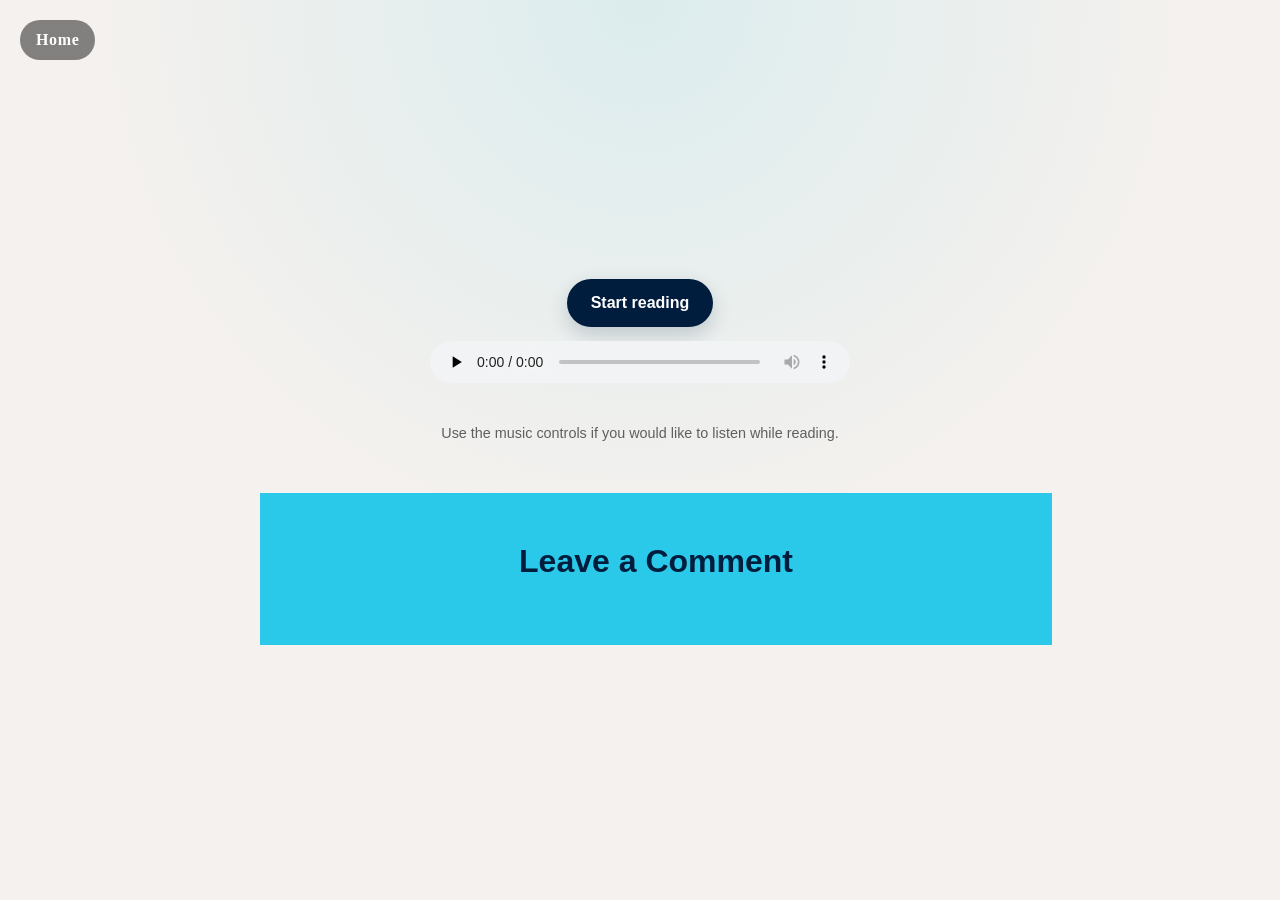
<file: Dejavu-index.html>
<!DOCTYPE html>
<html lang="en">
<head>
  <meta charset="UTF-8" />
  <meta name="viewport" content="width=device-width, initial-scale=1.0" />
  <title>Deja Vu | Poetry</title>
  <link rel="stylesheet" href="comments.css">
  <script src="https://cdn.commoninja.com/sdk/latest/commonninja.js" defer></script>
  <style>
    :root {
      --page-bg: #f8f5f0;
      --page-text: #2e2a27;
      --card-bg: #fffdf8;
      --card-border: #e3ded7;
      --button-bg: #6b5b4b;
      --button-hover: #3e2f20;
      --muted: #9b8b7a;
      --accent: #b1a393;
    }

    body {
      background-color: var(--page-bg);
      font-family: 'Georgia', serif;
      color: var(--page-text);
      display: flex;
      justify-content: center;
      align-items: center;
      min-height: 100vh;
      margin: 0;
      text-align: center;
      user-select: none;
      padding: 20px;
      box-sizing: border-box;
    }

    .page-home-link {
      position: absolute;
      top: 20px;
      left: 20px;
      z-index: 20;
      display: inline-flex;
      align-items: center;
      justify-content: center;
      padding: 0.7rem 1rem;
      border-radius: 999px;
      background: rgba(17, 17, 17, 0.5);
      color: #fff;
      text-decoration: none;
      font-weight: 600;
      letter-spacing: 0.04em;
      backdrop-filter: blur(6px);
    }

    .page-home-link:hover,
    .page-home-link:focus-visible {
      background: rgba(17, 17, 17, 0.75);
    }

    .container {
      position: relative;
      width: 100%;
      max-width: 700px;
      text-align: center;
    }
    /* Play Button */
    #playBtn {
      padding: 15px 30px;
      font-size: 1.2em;
      background-color: var(--button-bg);
      color: #fff;
      border: none;
      border-radius: 8px;
      cursor: pointer;
      margin-bottom: 30px;
      transition: background 0.3s ease, transform 0.3s ease;
    }
    #playBtn:hover {
      background-color: var(--button-hover);
      transform: translateY(-2px);
    }

    /* Book styles */
    .book {
      background-color: #fffdf8;
      padding: 60px 80px;
      width: 600px;
      box-shadow: 0 0 30px rgba(0, 0, 0, 0.15);
      border: 1px solid #e3ded7;
      border-radius: 8px;
      position: relative;
      transition: opacity 0.6s ease-in-out;
    }

    h1 {
      text-align: center;
      font-size: 1.8em;
      letter-spacing: 1px;
      margin-bottom: 40px;
      color: #5a4633;
    }

    p {
      white-space: pre-line;
      line-height: 1.7;
      font-size: 1.05em;
    }

    .author {
      text-align: right;
      margin-top: 40px;
      font-style: italic;
      color: #6b5b4b;
    }

    .page-number {
      text-align: center;
      margin-top: 20px;
      font-size: 0.9em;
      color: #9b8b7a;
    }

    .click-hint {
      position: absolute;
      bottom: -40px;
      left: 50%;
      transform: translateX(-50%);
      font-size: 0.9em;
      color: #b1a393;
      animation: blink 1.5s infinite;
    }

    @keyframes blink {
      0%, 100% { opacity: 0.6; }
      50% { opacity: 1; }
    }

    .nav-buttons {
      position: absolute;
      bottom: 10px;
      width: 100%;
      display: flex;
      justify-content: space-between;
      padding: 0 20px;
    }

    button {
      background: none;
      border: none;
      color: #6b5b4b;
      font-size: 1em;
      cursor: pointer;
      transition: color 0.3s;
    }

    button:hover {
      color: #3e2f20;
    }

    /* Responsive styles */
    @media(max-width: 700px) {
      .book {
        width: 85%;
        padding: 40px 30px;
      }
    }
  </style>
  <link rel="stylesheet" href="reader.css">
</head>
<body>
  <a class="page-home-link" href="index.html" aria-label="Back to portfolio home">Home</a>
<div class="container">
  <div class="reader-controls">
    <button id="playBtn" type="button">Start reading</button>
    <audio id="bgMusic" src="Lloyiso - 'Gone' (Official Lyric Video) [VdEkBwE3Uao].mp3" controls preload="none" loop aria-label="Optional background music"></audio>
  </div>

  <!-- Book Pages -->
  <div class="book" id="page1" style="display:none; opacity:0;">
    <h1>De ja vu(the same)</h1>
    <p>
        What shold I do 
        When every relationship I start
        Ends up the same

        How am I supposed to be free
        when anxiaty and depression
        keep me in cycle of suppression

        How am I supposed to feel 
        when life feels like 
        one big allusion
        I can't love the way I want to 
        coz they will say 
        I am delusional
        maybe the way I want to love is unusual
    </p>
    <div class="page-number">Page 1</div>
  </div>

  <div class="book" id="page2" style="display:none; opacity:0;">
    <h1>I am just a guy</h1>
    <p>
        I keep getting hurt the same way 
        I hurt me the same way 
        Love feeds me the same pain
        I keep running in the same place
        trying to figure things  out 
        and finding my own way 

        I see them coming 
        those red flags, fleshing 
        fleshing fleshing

        i see the red tape
        yet I go to them rushing
        smiling
        maybe i am toxic
        I mean we all toxic 

    </p>
    <div class="author">— Lisolihle</div>
    <div class="page-number">Page 2</div>
  </div>

  <div class="book" id="page3" style="display:none; opacity:0;">
    <h1>Deja vu (the same)</h1>
    <p>
        What am I afraid of 
        maybe I am so used leaving
        with anxiety, fear, depression
        they have be came one of my identy
        but they do not define me 

        I need to break this stigma
        i need to break out from this dream
        I need to wake up from this nightmare
        Monday, tuesday, wednesday
        Feels like i keep on meeting the same person
        when i ask who are you 
        they say I am deja vu

        to change this is for me 
        to first love the present me 
        so please someone please wake me up 
        from this dream
</p>
    <div class="page-number">Page 3</div>
  </div>

  <!-- Navigation Buttons -->
  <div class="nav-buttons" style="margin-top: 20px;">
    <button id="prevBtn" type="button" style="display:none;">← Previous</button>
    <button id="nextBtn" type="button" style="display:none;">Next →</button>
  </div>

  <div class="click-hint">Use the music controls if you would like to listen while reading.</div>
  <section class="comment-section" aria-labelledby="comment-heading">
    <h2 id="comment-heading">Leave a Comment</h2>
    <div class="commonninja_component pid-f5d85b24-4941-4e3a-b25a-b9a53d34de28"></div>
  </section>
</div>

<script>
  const playBtn = document.getElementById('playBtn');
  const page1 = document.getElementById('page1');
  const page2 = document.getElementById('page2');
  const page3 = document.getElementById('page3');
  const prevBtn = document.getElementById('prevBtn');
  const nextBtn = document.getElementById('nextBtn');
  const clickHint = document.querySelector('.click-hint');

  let currentPage = 1;
  let started = false;

  playBtn.addEventListener('click', () => {
    if (!started) {
      started = true;
      playBtn.style.display = 'none';
      showPage(1);
    }
  });

  function showPage(pageNumber) {
    [page1, page2, page3].forEach((page) => {
      if (page) {
        page.style.display = 'none';
        page.style.opacity = '0';
      }
    });

    const page = document.getElementById('page' + pageNumber);
    if (!page) return;

    page.style.display = 'block';
    setTimeout(() => {
      page.style.opacity = '1';
    }, 50);

    currentPage = pageNumber;

    if (prevBtn) {
      prevBtn.style.display = currentPage === 1 ? 'none' : 'inline-block';
    }

    if (nextBtn) {
      nextBtn.style.display = currentPage === 3 ? 'none' : 'inline-block';
    }
  }

  if (nextBtn) {
    nextBtn.addEventListener('click', () => {
      if (started && currentPage < 3) {
        showPage(currentPage + 1);
      }
    });
  }

  if (prevBtn) {
    prevBtn.addEventListener('click', () => {
      if (started && currentPage > 1) {
        showPage(currentPage - 1);
      }
    });
  }
</script>
</body>
</html>
</file>
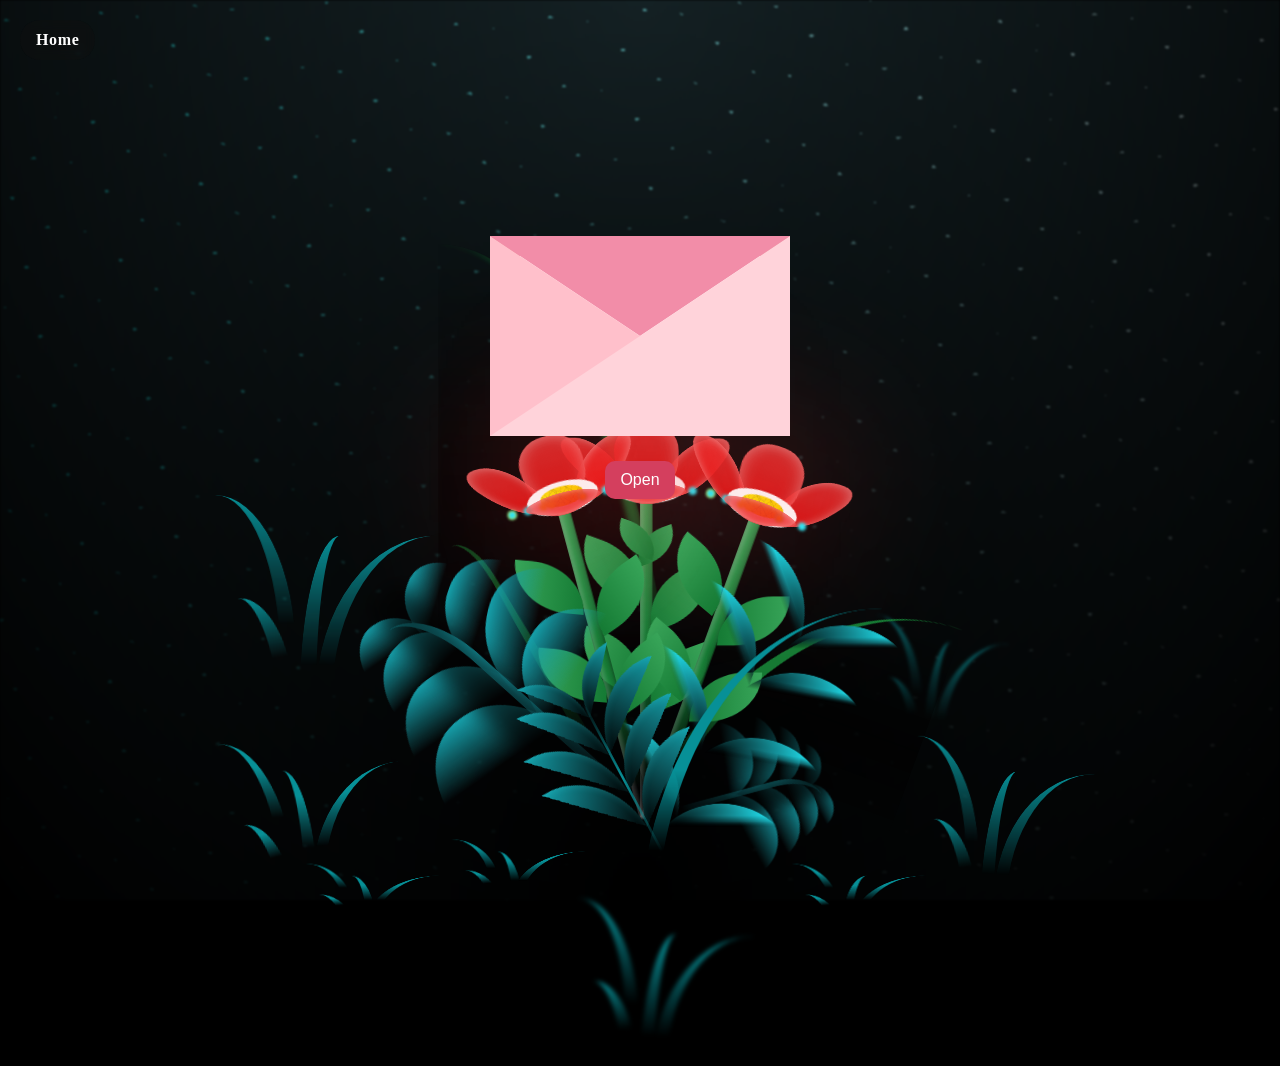
<file: poem-index.html>
<!DOCTYPE html>
<html lang="en">
<head>
    <meta charset="UTF-8">
    <meta http-equiv="X-UA-Compatible" content="IE=edge">
    <meta name="viewport" content="width=device-width, initial-scale=1.0">
    <link rel="stylesheet" href="poem-style.css">
    <title>The Thief | Poetry</title>
    <style>
        .page-home-link {
            position: absolute;
            top: 20px;
            left: 20px;
            z-index: 20;
            display: inline-flex;
            align-items: center;
            justify-content: center;
            padding: 0.7rem 1rem;
            border-radius: 999px;
            background: rgba(17, 17, 17, 0.45);
            color: #fff;
            text-decoration: none;
            font-weight: 600;
            letter-spacing: 0.04em;
            backdrop-filter: blur(6px);
        }

        .page-home-link:hover,
        .page-home-link:focus-visible {
            background: rgba(255, 255, 255, 0.18);
        }
    </style>
</head>

<body class="container">
    <a class="page-home-link" href="index.html" aria-label="Back to portfolio home">Home</a>
    <div class="night"></div>
    <div class="text">
        <div class="wrapper">
            <div class="lid one"></div>
            <div class="lid two"></div>
            <div class="envelope"></div>
            <div class="letter">
                <p>Listen up</p>
            </div>
        </div>

        <div class="buttons">
            <button type="button" id="openBtn" data-target="poem.html">Open</button>
            <button type="button" id="closeBtn" style="display: none;">Close</button>
        </div>
    </div>
    
    <div class="flowers">
      <div class="flower flower--1">
        <div class="flower__leafs flower__leafs--1">
          <div class="flower__leaf flower__leaf--1"></div>
          <div class="flower__leaf flower__leaf--2"></div>
          <div class="flower__leaf flower__leaf--3"></div>
          <div class="flower__leaf flower__leaf--4"></div>
          <div class="flower__white-circle"></div>
  
          <div class="flower__light flower__light--1"></div>
          <div class="flower__light flower__light--2"></div>
          <div class="flower__light flower__light--3"></div>
          <div class="flower__light flower__light--4"></div>
          <div class="flower__light flower__light--5"></div>
          <div class="flower__light flower__light--6"></div>
          <div class="flower__light flower__light--7"></div>
          <div class="flower__light flower__light--8"></div>
  
        </div>
        <div class="flower__line">
          <div class="flower__line__leaf flower__line__leaf--1"></div>
          <div class="flower__line__leaf flower__line__leaf--2"></div>
          <div class="flower__line__leaf flower__line__leaf--3"></div>
          <div class="flower__line__leaf flower__line__leaf--4"></div>
          <div class="flower__line__leaf flower__line__leaf--5"></div>
          <div class="flower__line__leaf flower__line__leaf--6"></div>
        </div>
      </div>
  
      <div class="flower flower--2">
        <div class="flower__leafs flower__leafs--2">
          <div class="flower__leaf flower__leaf--1"></div>
          <div class="flower__leaf flower__leaf--2"></div>
          <div class="flower__leaf flower__leaf--3"></div>
          <div class="flower__leaf flower__leaf--4"></div>
          <div class="flower__white-circle"></div>
  
          <div class="flower__light flower__light--1"></div>
          <div class="flower__light flower__light--2"></div>
          <div class="flower__light flower__light--3"></div>
          <div class="flower__light flower__light--4"></div>
          <div class="flower__light flower__light--5"></div>
          <div class="flower__light flower__light--6"></div>
          <div class="flower__light flower__light--7"></div>
          <div class="flower__light flower__light--8"></div>
  
        </div>
        <div class="flower__line">
          <div class="flower__line__leaf flower__line__leaf--1"></div>
          <div class="flower__line__leaf flower__line__leaf--2"></div>
          <div class="flower__line__leaf flower__line__leaf--3"></div>
          <div class="flower__line__leaf flower__line__leaf--4"></div>
        </div>
      </div>
  
      <div class="flower flower--3">
        <div class="flower__leafs flower__leafs--3">
          <div class="flower__leaf flower__leaf--1"></div>
          <div class="flower__leaf flower__leaf--2"></div>
          <div class="flower__leaf flower__leaf--3"></div>
          <div class="flower__leaf flower__leaf--4"></div>
          <div class="flower__white-circle"></div>
  
          <div class="flower__light flower__light--1"></div>
          <div class="flower__light flower__light--2"></div>
          <div class="flower__light flower__light--3"></div>
          <div class="flower__light flower__light--4"></div>
          <div class="flower__light flower__light--5"></div>
          <div class="flower__light flower__light--6"></div>
          <div class="flower__light flower__light--7"></div>
          <div class="flower__light flower__light--8"></div>
  
        </div>
        <div class="flower__line">
          <div class="flower__line__leaf flower__line__leaf--1"></div>
          <div class="flower__line__leaf flower__line__leaf--2"></div>
          <div class="flower__line__leaf flower__line__leaf--3"></div>
          <div class="flower__line__leaf flower__line__leaf--4"></div>
        </div>
      </div>
  
      <div class="grow-ans" style="--d:1.2s">
        <div class="flower__g-long">
          <div class="flower__g-long__top"></div>
          <div class="flower__g-long__bottom"></div>
        </div>
      </div>
  
      <div class="growing-grass">
        <div class="flower__grass flower__grass--1">
          <div class="flower__grass--top"></div>
          <div class="flower__grass--bottom"></div>
          <div class="flower__grass__leaf flower__grass__leaf--1"></div>
          <div class="flower__grass__leaf flower__grass__leaf--2"></div>
          <div class="flower__grass__leaf flower__grass__leaf--3"></div>
          <div class="flower__grass__leaf flower__grass__leaf--4"></div>
          <div class="flower__grass__leaf flower__grass__leaf--5"></div>
          <div class="flower__grass__leaf flower__grass__leaf--6"></div>
          <div class="flower__grass__leaf flower__grass__leaf--7"></div>
          <div class="flower__grass__leaf flower__grass__leaf--8"></div>
          <div class="flower__grass__overlay"></div>
        </div>
      </div>
  
      <div class="growing-grass">
        <div class="flower__grass flower__grass--2">
          <div class="flower__grass--top"></div>
          <div class="flower__grass--bottom"></div>
          <div class="flower__grass__leaf flower__grass__leaf--1"></div>
          <div class="flower__grass__leaf flower__grass__leaf--2"></div>
          <div class="flower__grass__leaf flower__grass__leaf--3"></div>
          <div class="flower__grass__leaf flower__grass__leaf--4"></div>
          <div class="flower__grass__leaf flower__grass__leaf--5"></div>
          <div class="flower__grass__leaf flower__grass__leaf--6"></div>
          <div class="flower__grass__leaf flower__grass__leaf--7"></div>
          <div class="flower__grass__leaf flower__grass__leaf--8"></div>
          <div class="flower__grass__overlay"></div>
        </div>
      </div>
  
      <div class="grow-ans" style="--d:2.4s">
        <div class="flower__g-right flower__g-right--1">
          <div class="leaf"></div>
        </div>
      </div>
  
      <div class="grow-ans" style="--d:2.8s">
        <div class="flower__g-right flower__g-right--2">
          <div class="leaf"></div>
        </div>
      </div>
  
      <div class="grow-ans" style="--d:2.8s">
        <div class="flower__g-front">
          <div class="flower__g-front__leaf-wrapper flower__g-front__leaf-wrapper--1">
            <div class="flower__g-front__leaf"></div>
          </div>
          <div class="flower__g-front__leaf-wrapper flower__g-front__leaf-wrapper--2">
            <div class="flower__g-front__leaf"></div>
          </div>
          <div class="flower__g-front__leaf-wrapper flower__g-front__leaf-wrapper--3">
            <div class="flower__g-front__leaf"></div>
          </div>
          <div class="flower__g-front__leaf-wrapper flower__g-front__leaf-wrapper--4">
            <div class="flower__g-front__leaf"></div>
          </div>
          <div class="flower__g-front__leaf-wrapper flower__g-front__leaf-wrapper--5">
            <div class="flower__g-front__leaf"></div>
          </div>
          <div class="flower__g-front__leaf-wrapper flower__g-front__leaf-wrapper--6">
            <div class="flower__g-front__leaf"></div>
          </div>
          <div class="flower__g-front__leaf-wrapper flower__g-front__leaf-wrapper--7">
            <div class="flower__g-front__leaf"></div>
          </div>
          <div class="flower__g-front__leaf-wrapper flower__g-front__leaf-wrapper--8">
            <div class="flower__g-front__leaf"></div>
          </div>
          <div class="flower__g-front__line"></div>
        </div>
      </div>
  
      <div class="grow-ans" style="--d:3.2s">
        <div class="flower__g-fr">
          <div class="leaf"></div>
          <div class="flower__g-fr__leaf flower__g-fr__leaf--1"></div>
          <div class="flower__g-fr__leaf flower__g-fr__leaf--2"></div>
          <div class="flower__g-fr__leaf flower__g-fr__leaf--3"></div>
          <div class="flower__g-fr__leaf flower__g-fr__leaf--4"></div>
          <div class="flower__g-fr__leaf flower__g-fr__leaf--5"></div>
          <div class="flower__g-fr__leaf flower__g-fr__leaf--6"></div>
          <div class="flower__g-fr__leaf flower__g-fr__leaf--7"></div>
          <div class="flower__g-fr__leaf flower__g-fr__leaf--8"></div>
        </div>
      </div>
  
      <div class="long-g long-g--0">
        <div class="grow-ans" style="--d:3s">
          <div class="leaf leaf--0"></div>
        </div>
        <div class="grow-ans" style="--d:2.2s">
          <div class="leaf leaf--1"></div>
        </div>
        <div class="grow-ans" style="--d:3.4s">
          <div class="leaf leaf--2"></div>
        </div>
        <div class="grow-ans" style="--d:3.6s">
          <div class="leaf leaf--3"></div>
        </div>
      </div>
  
      <div class="long-g long-g--1">
        <div class="grow-ans" style="--d:3.6s">
          <div class="leaf leaf--0"></div>
        </div>
        <div class="grow-ans" style="--d:3.8s">
          <div class="leaf leaf--1"></div>
        </div>
        <div class="grow-ans" style="--d:4s">
          <div class="leaf leaf--2"></div>
        </div>
        <div class="grow-ans" style="--d:4.2s">
          <div class="leaf leaf--3"></div>
        </div>
      </div>
  
      <div class="long-g long-g--2">
        <div class="grow-ans" style="--d:4s">
          <div class="leaf leaf--0"></div>
        </div>
        <div class="grow-ans" style="--d:4.2s">
          <div class="leaf leaf--1"></div>
        </div>
        <div class="grow-ans" style="--d:4.4s">
          <div class="leaf leaf--2"></div>
        </div>
        <div class="grow-ans" style="--d:4.6s">
          <div class="leaf leaf--3"></div>
        </div>
      </div>
  
      <div class="long-g long-g--3">
        <div class="grow-ans" style="--d:4s">
          <div class="leaf leaf--0"></div>
        </div>
        <div class="grow-ans" style="--d:4.2s">
          <div class="leaf leaf--1"></div>
        </div>
        <div class="grow-ans" style="--d:3s">
          <div class="leaf leaf--2"></div>
        </div>
        <div class="grow-ans" style="--d:3.6s">
          <div class="leaf leaf--3"></div>
        </div>
      </div>
  
      <div class="long-g long-g--4">
        <div class="grow-ans" style="--d:4s">
          <div class="leaf leaf--0"></div>
        </div>
        <div class="grow-ans" style="--d:4.2s">
          <div class="leaf leaf--1"></div>
        </div>
        <div class="grow-ans" style="--d:3s">
          <div class="leaf leaf--2"></div>
        </div>
        <div class="grow-ans" style="--d:3.6s">
          <div class="leaf leaf--3"></div>
        </div>
      </div>
  
      <div class="long-g long-g--5">
        <div class="grow-ans" style="--d:4s">
          <div class="leaf leaf--0"></div>
        </div>
        <div class="grow-ans" style="--d:4.2s">
          <div class="leaf leaf--1"></div>
        </div>
        <div class="grow-ans" style="--d:3s">
          <div class="leaf leaf--2"></div>
        </div>
        <div class="grow-ans" style="--d:3.6s">
          <div class="leaf leaf--3"></div>
        </div>
      </div>
  
      <div class="long-g long-g--6">
        <div class="grow-ans" style="--d:4.2s">
          <div class="leaf leaf--0"></div>
        </div>
        <div class="grow-ans" style="--d:4.4s">
          <div class="leaf leaf--1"></div>
        </div>
        <div class="grow-ans" style="--d:4.6s">
          <div class="leaf leaf--2"></div>
        </div>
        <div class="grow-ans" style="--d:4.8s">
          <div class="leaf leaf--3"></div>
        </div>
      </div>
  
      <div class="long-g long-g--7">
        <div class="grow-ans" style="--d:3s">
          <div class="leaf leaf--0"></div>
        </div>
        <div class="grow-ans" style="--d:3.2s">
          <div class="leaf leaf--1"></div>
        </div>
        <div class="grow-ans" style="--d:3.5s">
          <div class="leaf leaf--2"></div>
        </div>
        <div class="grow-ans" style="--d:3.6s">
          <div class="leaf leaf--3"></div>
        </div>
      </div>
    </div>
    <script src="poem-script.js"></script>
  </body>

</html>
</file>
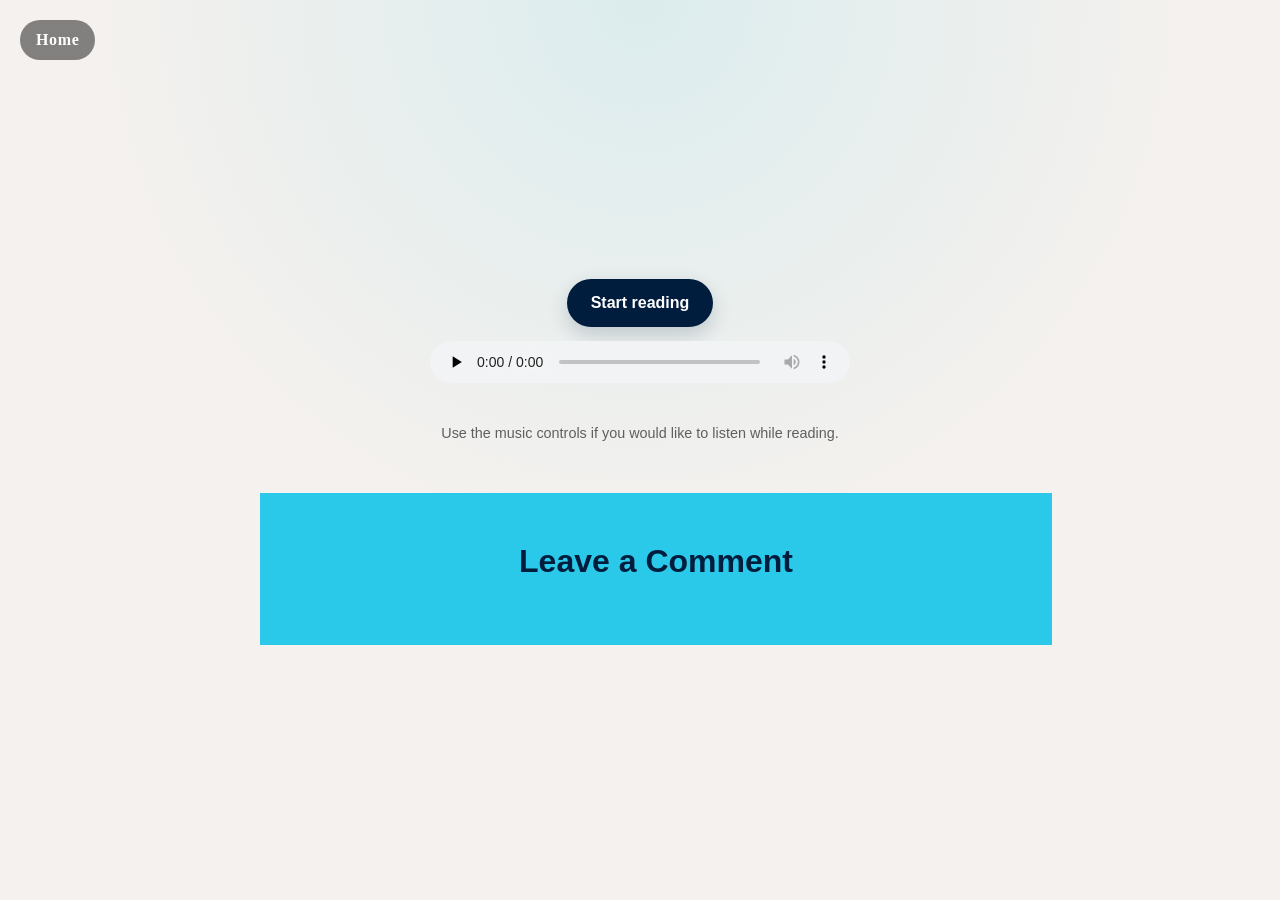
<file: poem.html>
<!DOCTYPE html>
<html lang="en">
<head>
<meta charset="UTF-8">
<meta name="viewport" content="width=device-width, initial-scale=1.0">
<title>Thief</title>
<link rel="stylesheet" href="comments.css">
<script src="https://cdn.commoninja.com/sdk/latest/commonninja.js" defer></script>

<style>
:root {
  --page-bg: #f8f5f0;
  --page-text: #2e2a27;
  --card-bg: #fffdf8;
  --card-border: #e3ded7;
  --button-bg: #6b5b4b;
  --button-hover: #3e2f20;
  --muted: #9b8b7a;
}

body {
  background-color: var(--page-bg);
  font-family: Georgia, serif;
  color: var(--page-text);
  display: flex;
  justify-content: center;
  align-items: center;
  min-height: 100vh;
  margin: 0;
  text-align: center;
  user-select: none;
  padding: 20px;
  box-sizing: border-box;
}

.page-home-link {
  position: absolute;
  top: 20px;
  left: 20px;
  z-index: 20;
  display: inline-flex;
  align-items: center;
  justify-content: center;
  padding: 0.7rem 1rem;
  border-radius: 999px;
  background: rgba(17, 17, 17, 0.5);
  color: #fff;
  text-decoration: none;
  font-weight: 600;
  letter-spacing: 0.04em;
  backdrop-filter: blur(6px);
}

.page-home-link:hover,
.page-home-link:focus-visible {
  background: rgba(17, 17, 17, 0.75);
}

.container {
  position: relative;
  width: 100%;
  max-width: 800px;
}

  #playBtn {
    padding: 15px 30px;
    font-size: 1.1rem;
    background-color: #6b5b4b;
    color: white;
    border: none;
    border-radius: 8px;
    cursor: pointer;
    margin-bottom: 30px;
    transition: background 0.3s;
  }

  #playBtn:hover {
    background-color: #3e2f20;
  }

  .book {
    background-color: #fffdf8;
    padding: 60px 80px;
    width: 100%;
    max-width: 600px;
    margin: auto;
    box-shadow: 0 0 30px rgba(0, 0, 0, 0.15);
    border: 1px solid #e3ded7;
    border-radius: 8px;
    position: relative;
    opacity: 0;
    transition: opacity 0.6s ease-in-out;
    display: none;
  }

  h1 {
    text-align: center;
    font-size: 1.8rem;
    letter-spacing: 1px;
    margin-bottom: 40px;
    color: #5a4633;
    text-transform: lowercase;
  }

  p {
    white-space: pre-line;
    line-height: 1.8;
    font-size: 1.05rem;
    text-align: left;
    text-align: center;
    
  }

  .author {
    text-align: right;
    margin-top: 40px;
    font-style: italic;
    color: #6b5b4b;
  }

  .page-number {
    text-align: center;
    margin-top: 25px;
    font-size: 0.9rem;
    color: #9b8b7a;
  }

  .nav-buttons {
    margin-top: 25px;
    display: flex;
    justify-content: space-between;
    max-width: 600px;
    margin-left: auto;
    margin-right: auto;
  }

  .nav-buttons button {
    background: none;
    border: none;
    color: #6b5b4b;
    font-size: 1rem;
    cursor: pointer;
  }

  .nav-buttons button:hover {
    color: #3e2f20;
  }

  .click-hint {
    margin-top: 20px;
    color: #b1a393;
    animation: blink 1.5s infinite;
  }

  @keyframes blink {
    0%, 100% { opacity: 0.6; }
    50% { opacity: 1; }
  }

  @media (max-width: 700px) {
    .book {
      padding: 35px 25px;
    }

    p {
      font-size: 1rem;
    }
  }
</style>
<link rel="stylesheet" href="reader.css">
</head>

<body>
  <a class="page-home-link" href="index.html" aria-label="Back to portfolio home">Home</a>

<div class="container">

  <div class="reader-controls">
    <button id="playBtn" type="button">Start reading</button>
    <audio id="bgMusic" src="Alex Warren - Ordinary (Lyrics) - 7clouds.mp3" controls preload="none" loop aria-label="Optional background music"></audio>
  </div>

  <!-- PAGE 1 -->
  <div class="book" id="page1" style="display:none; opacity:0;">
    <h1>thief</h1>

    <p>
      <br>
How does it feel to be a thief.
To steal a heart that is
locked away somewhere quiet,
somewhere safe,
somewhere secret,
and yet a crime is not committed.

How does it feel to walk free
with something that was never yours,
while I serve the sentence of remembering.

Remembering.

How did it feel to live unbothered,
knowing you linger in my mind,
like a broken record spinning endlessly,
stuck on the same fragile line,
repeating the same part of the song.
    </p>

    <div class="page-number">Page 1</div>
  </div>

  <!-- PAGE 2 -->
  <div class="book" id="page2" style="display:none; opacity:0;">
    <h1>thief</h1>

    <p>
      <br>
      <br>
I have seen too much,
I feel too much,
I heard too much,
and yet I don't know
that much.

Tell me,

Do thieves ever lose sleep,
or is it only the robbed
who lie awake at night?

I mean, I don't mind.

Never felt so safe
in the hands of the thief
who came and robbed me
in my own house.

Stole precious treasure
that I never really valued
until it went missing,
and I was left with nothing
but the memory of it.
    </p>

    <div class="page-number">Page 2</div>
  </div>

  <!-- PAGE 3 -->
  <div class="book" id="page3" style="display:none; opacity:0;">
    <h1>thief</h1>

    <p>
      <br>
Maybe that is the cruelest part.

Not that I lost something,
but that I never knew that i had it.

You walked away untouched,
while I searched empty rooms
for echoes of what once lived there.

And still,
if you came back tomorrow,
I would not ask for it back.

I would only ask
if you ever felt its weight
in your hands.
    </p>

    <div class="author">— Lisolihle</div>
    <div class="page-number">Page 3</div>
  </div>

  <div class="nav-buttons">
    <button id="prevBtn" type="button" style="display:none;">← Previous</button>
    <button id="nextBtn" type="button" style="display:none;">Next →</button>
  </div>

  <div class="click-hint">
    Use the music controls if you would like to listen while reading.
  </div>

  <section class="comment-section" aria-labelledby="comment-heading">
    <h2 id="comment-heading">Leave a Comment</h2>
    <div class="commonninja_component pid-f5d85b24-4941-4e3a-b25a-b9a53d34de28"></div>
  </section>

</div>

<script>
const playBtn = document.getElementById('playBtn');
const prevBtn = document.getElementById('prevBtn');
const nextBtn = document.getElementById('nextBtn');

let currentPage = 1;
let started = false;

function showPage(pageNumber) {
  document.querySelectorAll('.book').forEach((page) => {
    page.style.display = 'none';
    page.style.opacity = '0';
  });

  const page = document.getElementById(`page${pageNumber}`);
  if (!page) return;

  page.style.display = 'block';
  requestAnimationFrame(() => {
    page.style.opacity = '1';
  });

  currentPage = pageNumber;

  if (prevBtn) {
    prevBtn.style.display = currentPage === 1 ? 'none' : 'inline-block';
  }

  if (nextBtn) {
    nextBtn.style.display = currentPage === 3 ? 'none' : 'inline-block';
  }
}

playBtn.addEventListener('click', () => {
  if (!started) {
    started = true;
    playBtn.style.display = 'none';

    if (prevBtn) prevBtn.style.display = 'none';
    if (nextBtn) nextBtn.style.display = 'inline-block';

    showPage(1);
  }
});

if (nextBtn) {
  nextBtn.addEventListener('click', () => {
    if (started && currentPage < 3) {
      showPage(currentPage + 1);
    }
  });
}

if (prevBtn) {
  prevBtn.addEventListener('click', () => {
    if (started && currentPage > 1) {
      showPage(currentPage - 1);
    }
  });
}
</script>

</body>
</html>
</file>
<file: style.css>
:root {
  --bg: #f4f1ee;
  --surface: rgba(255, 255, 255, 0.9);
  --surface-strong: #ffffff;
  --text: #1f1f1f;
  --muted: #5f5f5f;
  --primary: #ff4b5c;
  --primary-dark: #e63b4f;
  --dark: #111111;
  --shadow: rgba(17, 17, 17, 0.12);
  --border: rgba(17, 17, 17, 0.08);
}

* {
  box-sizing: border-box;
  margin: 0;
  padding: 0;
}

html {
  scroll-behavior: smooth;
}

body {
  font-family: 'Poppins', sans-serif;
  background: var(--bg);
  color: var(--text);
  line-height: 1.6;
}

a {
  text-decoration: none;
  color: inherit;
}

img {
  display: block;
  max-width: 100%;
}

.container {
  width: min(1120px, calc(100% - 2rem));
  margin: 0 auto;
}

.section {
  padding: 5rem 0;
}

.section-tag,
.eyebrow {
  text-transform: uppercase;
  letter-spacing: 0.18em;
  font-size: 0.72rem;
  font-weight: 600;
  color: var(--primary);
  margin-bottom: 0.75rem;
}

.section-heading {
  text-align: center;
  margin-bottom: 3rem;
}

.section-kicker {
  position: relative;
  display: flex;
  align-items: flex-start;
  justify-content: center;
  gap: 0.45rem;
  width: fit-content;
  max-width: 100%;
  margin: 0 auto;
}

.section-kicker .section-tag {
  margin-bottom: 0.75rem;
}

.info-toggle {
  display: inline-grid;
  place-items: center;
  flex: 0 0 auto;
  width: 22px;
  height: 22px;
  margin-top: 1px;
  padding: 0;
  border: 0;
  border-radius: 50%;
  background: transparent;
  color: var(--primary);
  cursor: pointer;
}

.info-toggle svg {
  width: 20px;
  height: 20px;
  fill: none;
  stroke: currentColor;
  stroke-linecap: round;
  stroke-linejoin: round;
  stroke-width: 1.8;
}

.info-toggle:hover,
.info-toggle:focus-visible,
.info-toggle[aria-expanded='true'] {
  color: var(--primary-dark);
}

.info-toggle:focus-visible {
  outline: 2px solid var(--primary);
  outline-offset: 3px;
}

.info-panel {
  position: absolute;
  top: calc(100% + 0.5rem);
  left: 50%;
  z-index: 5;
  width: min(560px, calc(100vw - 2rem));
  padding: 1.25rem 1.4rem;
  border: 1px solid var(--border);
  border-radius: 16px;
  background: var(--surface-strong);
  box-shadow: 0 16px 40px var(--shadow);
  color: var(--text);
  text-align: left;
  transform: translateX(-50%);
}

.info-panel[hidden] {
  display: none;
}

.info-panel h3 {
  margin-bottom: 0.6rem;
  font-size: 1rem;
  font-weight: 600;
}

.info-panel p {
  margin-top: 0.65rem;
  color: var(--muted);
  font-size: 0.88rem;
  line-height: 1.65;
}

.info-panel-image {
  width: 100%;
  max-height: 220px;
  margin: 0.25rem 0 0.9rem;
  border-radius: 12px;
  object-fit: cover;
}

.section-heading h2,
.about-copy h2 {
  font-size: clamp(2rem, 4vw, 3rem);
  line-height: 1.2;
  font-weight: 600;
}

.site-header {
  position: sticky;
  top: 0;
  z-index: 20;
  backdrop-filter: blur(12px);
  background: rgba(244, 241, 238, 0.8);
  border-bottom: 1px solid var(--border);
}

.navbar {
  display: flex;
  align-items: center;
  justify-content: space-between;
  min-height: 80px;
}

.brand {
  display: inline-flex;
  align-items: center;
  justify-content: center;
  width: 44px;
  height: 44px;
  border-radius: 50%;
  background: var(--dark);
  color: #fff;
  font-weight: 600;
  letter-spacing: 0.08em;
}

.nav-links {
  display: flex;
  align-items: center;
  gap: 2rem;
}

.menu-toggle {
  display: none;
  width: 44px;
  height: 44px;
  border: 1px solid var(--border);
  border-radius: 12px;
  background: var(--surface-strong);
  color: var(--text);
  cursor: pointer;
}

.menu-toggle span {
  display: block;
  width: 20px;
  height: 2px;
  margin: 4px auto;
  border-radius: 2px;
  background: currentColor;
  transition: transform 0.2s ease, opacity 0.2s ease;
}

.menu-toggle:focus-visible {
  outline: 2px solid var(--primary);
  outline-offset: 3px;
}

.nav-links a {
  position: relative;
  color: var(--text);
  font-weight: 500;
  transition: color 0.25s ease;
}

.nav-links a::after {
  content: '';
  position: absolute;
  left: 0;
  bottom: -0.4rem;
  width: 100%;
  height: 2px;
  background: var(--primary);
  transform: scaleX(0);
  transform-origin: left;
  transition: transform 0.25s ease;
}

.nav-links a:hover,
.nav-links a:focus-visible {
  color: var(--primary);
}

.nav-links a:hover::after,
.nav-links a:focus-visible::after {
  transform: scaleX(1);
}

.hero {
  position: relative;
  display: grid;
  place-items: center;
  min-height: calc(100vh - 80px);
  background: url('Background1.jpg') center/cover no-repeat;
  overflow: hidden;
}

.hero-overlay {
  position: absolute;
  inset: 0;
  background: rgba(17, 17, 17, 0.48);
}

.hero-content {
  position: relative;
  z-index: 1;
  text-align: center;
  max-width: 760px;
  color: #fff;
  padding: 4rem 0;
}

.hero h1 {
  font-size: clamp(2.8rem, 7vw, 5rem);
  line-height: 1.1;
  font-weight: 300;
  margin-bottom: 1rem;
}

.hero-text {
  max-width: 600px;
  margin: 0 auto 2rem;
  font-size: 1.1rem;
  color: rgba(255, 255, 255, 0.9);
}

.cta-group {
  display: flex;
  justify-content: center;
  gap: 1rem;
  flex-wrap: wrap;
}

.btn {
  display: inline-flex;
  align-items: center;
  justify-content: center;
  border-radius: 999px;
  padding: 0.9rem 1.8rem;
  font-weight: 600;
  transition: transform 0.25s ease, box-shadow 0.25s ease, background 0.25s ease;
}

.btn:hover,
.btn:focus-visible {
  transform: translateY(-2px);
}

.btn-primary {
  background: var(--primary);
  color: #fff;
  box-shadow: 0 12px 22px rgba(255, 75, 92, 0.35);
}

.btn-primary:hover,
.btn-primary:focus-visible {
  background: var(--primary-dark);
}

.btn-secondary {
  background: rgba(255, 255, 255, 0.12);
  border: 1px solid rgba(255, 255, 255, 0.3);
  color: #fff;
}

.bubbles {
  position: absolute;
  inset: 0;
  z-index: 0;
  overflow: hidden;
}

.bubbles span {
  position: absolute;
  bottom: -150px;
  width: 42px;
  height: 42px;
  border-radius: 50%;
  background: rgba(255, 255, 255, 0.12);
  animation: float 16s linear infinite;
}

.bubbles span:nth-child(1) { left: 12%; }
.bubbles span:nth-child(2) { left: 30%; width: 62px; height: 62px; animation-delay: 3s; }
.bubbles span:nth-child(3) { left: 48%; animation-delay: 1.5s; }
.bubbles span:nth-child(4) { left: 70%; width: 58px; height: 58px; animation-delay: 5s; }
.bubbles span:nth-child(5) { left: 88%; animation-delay: 4s; }

@keyframes float {
  from {
    transform: translateY(0) scale(1);
    opacity: 0.9;
  }
  to {
    transform: translateY(-120vh) scale(1.15);
    opacity: 0;
  }
}

.poem-grid {
  display: grid;
  grid-template-columns: repeat(auto-fit, minmax(250px, 1fr));
  gap: 2rem;
}

.poem-card {
  position: relative;
  overflow: hidden;
  border-radius: 24px;
  min-height: 330px;
  box-shadow: 0 16px 40px var(--shadow);
  background: var(--surface-strong);
}

.poem-card img {
  width: 100%;
  height: 100%;
  object-fit: cover;
  transition: transform 0.45s ease;
}

.poem-card:hover img {
  transform: scale(1.08);
}

.card-overlay {
  position: absolute;
  inset: 0;
  display: flex;
  flex-direction: column;
  align-items: center;
  justify-content: center;
  text-align: center;
  padding: 1.5rem;
  background: rgba(0, 0, 0, 0.62);
  color: #fff;
  opacity: 0;
  transition: opacity 0.3s ease;
}

.poem-card:hover .card-overlay,
.poem-card:focus-within .card-overlay {
  opacity: 1;
}

.card-overlay h3 {
  font-size: clamp(1.5rem, 3vw, 2.2rem);
  margin-bottom: 0.75rem;
}

.card-overlay p {
  margin-bottom: 1.25rem;
  color: rgba(255, 255, 255, 0.9);
}

.about-grid {
  display: grid;
  grid-template-columns: 1.2fr 0.8fr;
  gap: 2rem;
  align-items: start;
}

.about-copy p:not(.section-tag) {
  margin-top: 1rem;
  color: var(--muted);
  max-width: 60ch;
}

.about-portrait {
  width: min(100%, 440px);
  height: auto;
  margin-top: 1.75rem;
  border: 6px solid var(--surface-strong);
  border-radius: 18px;
  box-shadow: 0 14px 32px var(--shadow);
}

.about-copy h1 {
  font-size: clamp(2rem, 4vw, 3rem);
  line-height: 1.2;
  font-weight: 600;
}

.about-title-row {
  position: relative;
  display: flex;
  align-items: center;
  gap: 0.5rem;
  width: fit-content;
  max-width: 100%;
}

.about-title-row .info-panel {
  top: calc(100% + 0.75rem);
}

.about-card {
  background: var(--surface-strong);
  border: 1px solid var(--border);
  border-radius: 24px;
  padding: 2rem;
  box-shadow: 0 16px 30px rgba(17, 17, 17, 0.05);
}

.about-card p {
  font-size: 1.15rem;
  line-height: 1.8;
  color: var(--text);
}

.about-card .about-quote {
  font-size: 1.08rem;
}

.work-section {
  background: rgba(255, 255, 255, 0.42);
}

.work-heading {
  margin-bottom: 2.5rem;
  text-align: center;
}

.work-heading h2 {
  font-size: clamp(2rem, 4vw, 3rem);
  line-height: 1.2;
  font-weight: 600;
}

.work-grid {
  display: grid;
  grid-template-columns: 1fr 1fr;
  gap: clamp(2rem, 5vw, 4rem);
  align-items: center;
}

.work-gallery {
  display: grid;
  grid-template-columns: 1fr;
}

.work-image {
  width: 100%;
  aspect-ratio: 4 / 3;
  object-fit: cover;
  border-radius: 20px;
  box-shadow: 0 16px 40px var(--shadow);
}

.work-copy p {
  color: var(--muted);
}

.work-copy p + p {
  margin-top: 1rem;
}

.site-footer {
  background: var(--dark);
  color: rgba(255, 255, 255, 0.8);
  padding: 1.5rem 0;
}

.footer-inner {
  display: flex;
  align-items: center;
  justify-content: space-between;
  gap: 1rem;
}

.footer-links {
  display: flex;
  gap: 1rem;
  flex-wrap: wrap;
}

.footer-links a {
  color: rgba(255, 255, 255, 0.8);
}

.footer-links a:hover,
.footer-links a:focus-visible {
  color: #fff;
}

@media (max-width: 700px) {
  .navbar {
    position: relative;
    justify-content: flex-end;
    min-height: 68px;
  }

  .menu-toggle {
    display: block;
  }

  .nav-links {
    position: absolute;
    top: calc(100% - 1px);
    left: 0;
    right: 0;
    display: none;
    flex-direction: column;
    align-items: stretch;
    gap: 0;
    padding: 0.5rem 1rem;
    border: 1px solid var(--border);
    border-radius: 0 0 16px 16px;
    background: var(--surface-strong);
    box-shadow: 0 16px 30px var(--shadow);
  }

  .navbar.is-open .nav-links {
    display: flex;
  }

  .nav-links a {
    padding: 0.75rem 0;
  }

  .nav-links a::after {
    bottom: 0.45rem;
    width: 2rem;
  }

  .navbar.is-open .menu-toggle span:first-child {
    transform: translateY(6px) rotate(45deg);
  }

  .navbar.is-open .menu-toggle span:nth-child(2) {
    opacity: 0;
  }

  .navbar.is-open .menu-toggle span:last-child {
    transform: translateY(-6px) rotate(-45deg);
  }

  .about-grid {
    grid-template-columns: 1fr;
  }

  .work-grid {
    grid-template-columns: 1fr;
  }

  .work-gallery {
    max-width: 560px;
    margin: 0 auto;
  }

  .footer-inner {
    flex-direction: column;
    text-align: center;
  }
}

/* Responsive */
@media (max-width: 900px) {
  .game-day-flex {
    flex-direction: column;
    gap: 32px;
    align-items: stretch;
  }
  .game-day-carousel, .game-day-info {
    max-width: 100%;
    min-width: 0;
  }
  .carousel img {
    width: 120px;
    height: 80px;
  }
}


@media (max-width: 520px) {
  .hero-content {
    padding: 3rem 0;
  }

  .cta-group {
    flex-direction: column;
    align-items: center;
  }

  .btn {
    width: min(100%, 220px);
  }
}


.fade-out{
    animation:fadeOut .8s forwards;
}

@keyframes fadeOut{
    to{opacity:0; transform:translateY(-20px);}
}

@media(max-width:768px){
    .question{font-size:2rem;}
    .note{min-width:180px; max-width:260px;}
}
</file>
<file: comments.css>
.comment-section {
  width: 100%;
  margin: 3rem 0 0;
  padding: 3rem max(1rem, calc((100% - 760px) / 2));
  border-top: 1px solid var(--border);
  background: #2bc9e9;
  color: #001d3d;
}

.comment-section h2 {
  margin: 0 0 1rem;
  font-family: 'Poppins', sans-serif;
  font-size: clamp(1.5rem, 4vw, 2rem);
  line-height: 1.25;
}

.commonninja_component {
  width: 100%;
  max-width: 760px;
  margin: 0 auto;
  min-width: 0;
}

@media (max-width: 520px) {
  .comment-section {
    margin-top: 2rem;
    padding: 2rem 1rem;
  }
}
</file>
<file: reader.css>
body {
  min-height: 100vh;
  padding: clamp(1rem, 4vw, 2rem);
  background:
    radial-gradient(circle at top, rgba(43, 201, 233, 0.12), transparent 34rem),
    #f4f1ee;
  color: #1f1f1f;
  box-sizing: border-box;
}

.container {
  width: min(760px, 100%);
  max-width: 760px;
  margin: 0 auto;
}

.reader-controls {
  display: grid;
  justify-items: center;
  gap: 0.9rem;
  width: min(600px, 100%);
  margin: 1.5rem auto;
}

#playBtn {
  display: inline-flex;
  align-items: center;
  justify-content: center;
  min-height: 48px;
  margin: 0;
  padding: 0.8rem 1.5rem;
  border: 0;
  border-radius: 999px;
  background: #001d3d;
  color: #fff;
  font: 600 1rem 'Poppins', Arial, sans-serif;
  box-shadow: 0 8px 20px rgba(0, 29, 61, 0.18);
  cursor: pointer;
  transition: background 0.2s ease, transform 0.2s ease;
}

#playBtn:hover {
  transform: translateY(-2px);
  background: #123f67;
}

#playBtn:focus-visible,
.nav-buttons button:focus-visible {
  outline: 3px solid #2bc9e9;
  outline-offset: 3px;
}

#bgMusic {
  width: min(420px, 100%);
  height: 42px;
}

.book {
  width: min(100%, 680px);
  max-width: 680px;
  margin: 1.5rem auto;
  padding: clamp(1.5rem, 6vw, 3.5rem);
  border: 1px solid rgba(17, 17, 17, 0.08);
  border-radius: 20px;
  background: #fff;
  box-shadow: 0 18px 48px rgba(17, 17, 17, 0.1);
  box-sizing: border-box;
}

.book h1 {
  color: #001d3d;
  line-height: 1.25;
}

.book p {
  overflow-wrap: anywhere;
}

.author {
  color: #5f5f5f;
}

.nav-buttons {
  position: static;
  width: min(680px, 100%);
  max-width: 680px;
  margin: 1rem auto 0;
  padding: 0;
}

.nav-buttons button {
  padding: 0.7rem 1rem;
  border-radius: 999px;
  background: #001d3d;
  color: #fff;
  font: 500 0.95rem 'Poppins', Arial, sans-serif;
}

.nav-buttons button:hover {
  background: #123f67;
  color: #fff;
}

.click-hint {
  position: static;
  margin: 1rem auto;
  color: #5f5f5f;
  font: 0.9rem/1.5 'Poppins', Arial, sans-serif;
  text-align: center;
  transform: none;
  animation: none;
}

@media (max-width: 600px) {
  body {
    align-items: flex-start;
  }

  .page-home-link {
    position: static;
    margin-bottom: 0.5rem;
  }

  .book {
    padding: 1.5rem 1.25rem;
    border-radius: 14px;
  }

  .nav-buttons {
    gap: 0.75rem;
  }

  .nav-buttons button {
    font-size: 0.85rem;
  }
}
</file>
<file: poem-style.css>
*,*::after,*::before{padding: 0;margin: 0;box-sizing: border-box;}:root{--dark-color: #000;}body{display: flex;align-items: flex-end;justify-content: center;min-height: 100vh;background-color: var(--dark-color);overflow: hidden;perspective: 1000px;}.text{z-index: 999;position: absolute;color: white;top: 40%;left: 50%;transform: translate(-50%,-50%);text-align: center;font-weight: bold;animation: pulseText 1.5s infinite alternate ease-in-out 3s;}@keyframes pulseText{0%{text-shadow: 0 0 5px #ffffff88,0 0 10px #ffffff66,0 0 15px #ffffff44;transform: translate(-50%,-50%) scale(1);}100%{text-shadow: 0 0 8px #ffffffaa,0 0 15px #ffffff88,0 0 20px #ffffff66;transform: translate(-50%,-50%) scale(1.05);}}.wrapper{height: 200px;width: 300px;background-color: #E66A80;position: relative;display: flex;justify-content: center;z-index: 0;margin: 20px auto;}.lid{position: absolute;height: 100%;width: 100%;top: 0;left: 0;border-right: 150px solid transparent;border-bottom: 100px solid transparent;border-left: 150px solid transparent;transform-origin: top;transition: transform 0.4s ease-in-out;}.lid.one{border-top: 100px solid #F28DA8;transform: rotateX(0deg);z-index: 3;}.lid.two{border-top: 100px solid #E66A80;transform: rotateX(90deg);z-index: 1;}.envelope{position: absolute;height: 100%;width: 100%;top: 0;left: 0;border-top: 100px solid transparent;border-right: 150px solid #FFD3DA;border-bottom: 100px solid #FFD3DA;border-left: 150px solid #FFC0CB;z-index: 3;}.letter{position: absolute;top: 0;width: 80%;height: 80%;background-color: #FFF5F7;border-radius: 15px;z-index: 2;transition: 0.5s;transform: translateY(0);}.letter p{text-align: center;font-size: 24px;margin-top: 30px;color: #D43F5E;font-weight: bold;}.buttons{margin-top: 20px;}button{background-color: #D43F5E;color: white;font-size: 16px;padding: 10px 15px;border: none;border-radius: 10px;cursor: pointer;transition: 0.3s;margin: 5px;}button:hover{background-color: #B52E4C;}.open .lid.one{transform: rotateX(90deg);transition-delay: 0s;}.open .lid.two{transform: rotateX(180deg);transition-delay: 0.25s;}.open .letter{transform: translateY(-50px);transition-delay: 0.5s;}.night{position: fixed;left: 50%;top: 0;transform: translateX(-50%);width: 100%;height: 100%;filter: blur(0.1vmin);background-image: radial-gradient( ellipse at top,transparent 0%,var(--dark-color) ),radial-gradient( ellipse at bottom,var(--dark-color),rgba(145,233,255,0.2) ),repeating-linear-gradient( 220deg,rgb(0,0,0) 0px,rgb(0,0,0) 19px,transparent 19px,transparent 22px ),repeating-linear-gradient( 189deg,rgb(0,0,0) 0px,rgb(0,0,0) 19px,transparent 19px,transparent 22px ),repeating-linear-gradient( 148deg,rgb(0,0,0) 0px,rgb(0,0,0) 19px,transparent 19px,transparent 22px ),linear-gradient(90deg,rgb(0,255,250),rgb(240,240,240));}.flowers{position: relative;transform: scale(0.9);}.flower{position: absolute;bottom: 10vmin;transform-origin: bottom center;z-index: 10;--fl-speed: 0.8s;}.flower--1{-webkit-animation: moving-flower-1 4s linear infinite;animation: moving-flower-1 4s linear infinite;}.flower--1 .flower__line{height: 40vmin;-webkit-animation-delay: 0.3s;animation-delay: 0.3s;}.flower--1 .flower__line__leaf--1{-webkit-animation: blooming-leaf-right var(--fl-speed) 1.6s backwards;animation: blooming-leaf-right var(--fl-speed) 1.6s backwards;}.flower--1 .flower__line__leaf--2{-webkit-animation: blooming-leaf-right var(--fl-speed) 1.4s backwards;animation: blooming-leaf-right var(--fl-speed) 1.4s backwards;}.flower--1 .flower__line__leaf--3{-webkit-animation: blooming-leaf-left var(--fl-speed) 1.2s backwards;animation: blooming-leaf-left var(--fl-speed) 1.2s backwards;}.flower--1 .flower__line__leaf--4{-webkit-animation: blooming-leaf-left var(--fl-speed) 1s backwards;animation: blooming-leaf-left var(--fl-speed) 1s backwards;}.flower--1 .flower__line__leaf--5{-webkit-animation: blooming-leaf-right var(--fl-speed) 1.8s backwards;animation: blooming-leaf-right var(--fl-speed) 1.8s backwards;}.flower--1 .flower__line__leaf--6{-webkit-animation: blooming-leaf-left var(--fl-speed) 2s backwards;animation: blooming-leaf-left var(--fl-speed) 2s backwards;}.flower--2{left: 50%;transform: rotate(20deg);-webkit-animation: moving-flower-2 4s linear infinite;animation: moving-flower-2 4s linear infinite;}.flower--2 .flower__line{height: 40vmin;-webkit-animation-delay: 0.6s;animation-delay: 0.6s;}.flower--2 .flower__line__leaf--1{-webkit-animation: blooming-leaf-right var(--fl-speed) 1.9s backwards;animation: blooming-leaf-right var(--fl-speed) 1.9s backwards;}.flower--2 .flower__line__leaf--2{-webkit-animation: blooming-leaf-right var(--fl-speed) 1.7s backwards;animation: blooming-leaf-right var(--fl-speed) 1.7s backwards;}.flower--2 .flower__line__leaf--3{-webkit-animation: blooming-leaf-left var(--fl-speed) 1.5s backwards;animation: blooming-leaf-left var(--fl-speed) 1.5s backwards;}.flower--2 .flower__line__leaf--4{-webkit-animation: blooming-leaf-left var(--fl-speed) 1.3s backwards;animation: blooming-leaf-left var(--fl-speed) 1.3s backwards;}.flower--3{left: 50%;transform: rotate(-15deg);-webkit-animation: moving-flower-3 4s linear infinite;animation: moving-flower-3 4s linear infinite;}.flower--3 .flower__line{-webkit-animation-delay: 0.9s;animation-delay: 0.9s;}.flower--3 .flower__line__leaf--1{-webkit-animation: blooming-leaf-right var(--fl-speed) 2.5s backwards;animation: blooming-leaf-right var(--fl-speed) 2.5s backwards;}.flower--3 .flower__line__leaf--2{-webkit-animation: blooming-leaf-right var(--fl-speed) 2.3s backwards;animation: blooming-leaf-right var(--fl-speed) 2.3s backwards;}.flower--3 .flower__line__leaf--3{-webkit-animation: blooming-leaf-left var(--fl-speed) 2.1s backwards;animation: blooming-leaf-left var(--fl-speed) 2.1s backwards;}.flower--3 .flower__line__leaf--4{-webkit-animation: blooming-leaf-left var(--fl-speed) 1.9s backwards;animation: blooming-leaf-left var(--fl-speed) 1.9s backwards;}.flower__leafs{position: relative;-webkit-animation: blooming-flower 2s backwards;animation: blooming-flower 2s backwards;}.flower__leafs--1{-webkit-animation-delay: 1.1s;animation-delay: 1.1s;}.flower__leafs--2{-webkit-animation-delay: 1.4s;animation-delay: 1.4s;}.flower__leafs--3{-webkit-animation-delay: 1.7s;animation-delay: 1.7s;}.flower__leafs::after{content: "";position: absolute;left: 0;top: 0;transform: translate(-50%,-100%);width: 8vmin;height: 8vmin;background-color: #e73030;filter: blur(10vmin);}.flower__leaf{position: absolute;bottom: 0;left: 50%;width: 8vmin;height: 11vmin;border-radius: 51% 49% 47% 53%/44% 45% 55% 69%;background-color: #e73030;background-image: linear-gradient(to top,#ec1010,#e73030);transform-origin: bottom center;opacity: 0.9;box-shadow: inset 0 0 2vmin rgba(255,255,255,0.5);}.flower__leaf--1{transform: translate(-10%,1%) rotateY(40deg) rotateX(-50deg);}.flower__leaf--2{transform: translate(-50%,-4%) rotateX(40deg);}.flower__leaf--3{transform: translate(-90%,0%) rotateY(45deg) rotateX(50deg);}.flower__leaf--4{width: 8vmin;height: 8vmin;transform-origin: bottom left;border-radius: 4vmin 10vmin 4vmin 4vmin;transform: translate(0%,18%) rotateX(70deg) rotate(-43deg);background-image: linear-gradient(to top,#ec1010,#e73030);z-index: 1;opacity: 0.8;}.flower__white-circle{position: absolute;left: -3.5vmin;top: -3vmin;width: 9vmin;height: 4vmin;border-radius: 50%;background-color: #fff;}.flower__white-circle::after{content: "";position: absolute;left: 50%;top: 45%;transform: translate(-50%,-50%);width: 60%;height: 60%;border-radius: inherit;background-image: repeating-linear-gradient( 135deg,rgba(0,0,0,0.03) 0px,rgba(0,0,0,0.03) 1px,transparent 1px,transparent 12px ),repeating-linear-gradient( 45deg,rgba(0,0,0,0.03) 0px,rgba(0,0,0,0.03) 1px,transparent 1px,transparent 12px ),repeating-linear-gradient( 67.5deg,rgba(0,0,0,0.03) 0px,rgba(0,0,0,0.03) 1px,transparent 1px,transparent 12px ),repeating-linear-gradient( 135deg,rgba(0,0,0,0.03) 0px,rgba(0,0,0,0.03) 1px,transparent 1px,transparent 12px ),repeating-linear-gradient( 45deg,rgba(0,0,0,0.03) 0px,rgba(0,0,0,0.03) 1px,transparent 1px,transparent 12px ),repeating-linear-gradient( 112.5deg,rgba(0,0,0,0.03) 0px,rgba(0,0,0,0.03) 1px,transparent 1px,transparent 12px ),repeating-linear-gradient( 112.5deg,rgba(0,0,0,0.03) 0px,rgba(0,0,0,0.03) 1px,transparent 1px,transparent 12px ),repeating-linear-gradient( 45deg,rgba(0,0,0,0.03) 0px,rgba(0,0,0,0.03) 1px,transparent 1px,transparent 12px ),repeating-linear-gradient( 22.5deg,rgba(0,0,0,0.03) 0px,rgba(0,0,0,0.03) 1px,transparent 1px,transparent 12px ),repeating-linear-gradient( 45deg,rgba(0,0,0,0.03) 0px,rgba(0,0,0,0.03) 1px,transparent 1px,transparent 12px ),repeating-linear-gradient( 22.5deg,rgba(0,0,0,0.03) 0px,rgba(0,0,0,0.03) 1px,transparent 1px,transparent 12px ),repeating-linear-gradient( 135deg,rgba(0,0,0,0.03) 0px,rgba(0,0,0,0.03) 1px,transparent 1px,transparent 12px ),repeating-linear-gradient( 157.5deg,rgba(0,0,0,0.03) 0px,rgba(0,0,0,0.03) 1px,transparent 1px,transparent 12px ),repeating-linear-gradient( 67.5deg,rgba(0,0,0,0.03) 0px,rgba(0,0,0,0.03) 1px,transparent 1px,transparent 12px ),repeating-linear-gradient( 67.5deg,rgba(0,0,0,0.03) 0px,rgba(0,0,0,0.03) 1px,transparent 1px,transparent 12px ),linear-gradient(90deg,rgb(255,235,18),rgb(255,206,0));}.flower__line{height: 40vmin;width: 1.5vmin;background-image: linear-gradient( to left,rgba(0,0,0,0.2),transparent,rgba(255,255,255,0.2) ),linear-gradient(to top,transparent 10%,#147a33,#38a559);box-shadow: inset 0 0 2px rgba(0,0,0,0.5);-webkit-animation: grow-flower-tree 4s backwards;animation: grow-flower-tree 4s backwards;}.flower__line__leaf{--w: 7vmin;--h: calc(var(--w) + 2vmin);position: absolute;top: 20%;left: 90%;width: var(--w);height: var(--h);border-top-right-radius: var(--h);border-bottom-left-radius: var(--h);background-image: linear-gradient(to top,#147a33,#38a559);}.flower__line__leaf--1{transform: rotate(70deg) rotateY(30deg);}.flower__line__leaf--2{top: 45%;transform: rotate(70deg) rotateY(30deg);}.flower__line__leaf--3,.flower__line__leaf--4,.flower__line__leaf--6{border-top-right-radius: 0;border-bottom-left-radius: 0;border-top-left-radius: var(--h);border-bottom-right-radius: var(--h);left: -460%;top: 12%;transform: rotate(-70deg) rotateY(30deg);}.flower__line__leaf--4{top: 40%;}.flower__line__leaf--5{top: 0;transform-origin: left;transform: rotate(70deg) rotateY(30deg) scale(0.6);}.flower__line__leaf--6{top: -2%;left: -450%;transform-origin: right;transform: rotate(-70deg) rotateY(30deg) scale(0.6);}.flower__light{position: absolute;bottom: 0vmin;width: 1vmin;height: 1vmin;background-color: rgb(255,251,0);border-radius: 50%;filter: blur(0.2vmin);-webkit-animation: light-ans 4s linear infinite backwards;animation: light-ans 4s linear infinite backwards;}.flower__light:nth-child(odd){background-color: #23f0ff;}.flower__light--1{left: -2vmin;-webkit-animation-delay: 1s;animation-delay: 1s;}.flower__light--2{left: 3vmin;-webkit-animation-delay: 0.5s;animation-delay: 0.5s;}.flower__light--3{left: -6vmin;-webkit-animation-delay: 0.3s;animation-delay: 0.3s;}.flower__light--4{left: 6vmin;-webkit-animation-delay: 0.9s;animation-delay: 0.9s;}.flower__light--5{left: -1vmin;-webkit-animation-delay: 1.5s;animation-delay: 1.5s;}.flower__light--6{left: -4vmin;-webkit-animation-delay: 3s;animation-delay: 3s;}.flower__light--7{left: 3vmin;-webkit-animation-delay: 2s;animation-delay: 2s;}.flower__light--8{left: -6vmin;-webkit-animation-delay: 3.5s;animation-delay: 3.5s;}.flower__grass{--c: #159faa;--line-w: 1.5vmin;position: absolute;bottom: 12vmin;left: -7vmin;display: flex;flex-direction: column;align-items: flex-end;z-index: 20;transform-origin: bottom center;transform: rotate(-48deg) rotateY(40deg);}.flower__grass--1{-webkit-animation: moving-grass 2s linear infinite;animation: moving-grass 2s linear infinite;}.flower__grass--2{left: 2vmin;bottom: 10vmin;transform: scale(0.5) rotate(75deg) rotateX(10deg) rotateY(-200deg);opacity: 0.8;z-index: 0;-webkit-animation: moving-grass--2 1.5s linear infinite;animation: moving-grass--2 1.5s linear infinite;}.flower__grass--top{width: 7vmin;height: 10vmin;border-top-right-radius: 100%;border-right: var(--line-w) solid var(--c);transform-origin: bottom center;transform: rotate(-2deg);}.flower__grass--bottom{margin-top: -2px;width: var(--line-w);height: 25vmin;background-image: linear-gradient(to top,transparent,var(--c));}.flower__grass__leaf{--size: 10vmin;position: absolute;width: calc(var(--size) * 2.1);height: var(--size);border-top-left-radius: var(--size);border-top-right-radius: var(--size);background-image: linear-gradient( to top,transparent,transparent 30%,var(--c) );z-index: 100;}.flower__grass__leaf--1{top: -6%;left: 30%;--size: 6vmin;transform: rotate(-20deg);-webkit-animation: growing-grass-ans--1 2s 2.6s backwards;animation: growing-grass-ans--1 2s 2.6s backwards;}@-webkit-keyframes growing-grass-ans--1{0%{transform-origin: bottom left;transform: rotate(-20deg) scale(0);}}@keyframes growing-grass-ans--1{0%{transform-origin: bottom left;transform: rotate(-20deg) scale(0);}}.flower__grass__leaf--2{top: -5%;left: -110%;--size: 6vmin;transform: rotate(10deg);-webkit-animation: growing-grass-ans--2 2s 2.4s linear backwards;animation: growing-grass-ans--2 2s 2.4s linear backwards;}@-webkit-keyframes growing-grass-ans--2{0%{transform-origin: bottom right;transform: rotate(10deg) scale(0);}}@keyframes growing-grass-ans--2{0%{transform-origin: bottom right;transform: rotate(10deg) scale(0);}}.flower__grass__leaf--3{top: 5%;left: 60%;--size: 8vmin;transform: rotate(-18deg) rotateX(-20deg);-webkit-animation: growing-grass-ans--3 2s 2.2s linear backwards;animation: growing-grass-ans--3 2s 2.2s linear backwards;}@-webkit-keyframes growing-grass-ans--3{0%{transform-origin: bottom left;transform: rotate(-18deg) rotateX(-20deg) scale(0);}}@keyframes growing-grass-ans--3{0%{transform-origin: bottom left;transform: rotate(-18deg) rotateX(-20deg) scale(0);}}.flower__grass__leaf--4{top: 6%;left: -135%;--size: 8vmin;transform: rotate(2deg);-webkit-animation: growing-grass-ans--4 2s 2s linear backwards;animation: growing-grass-ans--4 2s 2s linear backwards;}@-webkit-keyframes growing-grass-ans--4{0%{transform-origin: bottom right;transform: rotate(2deg) scale(0);}}@keyframes growing-grass-ans--4{0%{transform-origin: bottom right;transform: rotate(2deg) scale(0);}}.flower__grass__leaf--5{top: 20%;left: 60%;--size: 10vmin;transform: rotate(-24deg) rotateX(-20deg);-webkit-animation: growing-grass-ans--5 2s 1.8s linear backwards;animation: growing-grass-ans--5 2s 1.8s linear backwards;}@-webkit-keyframes growing-grass-ans--5{0%{transform-origin: bottom left;transform: rotate(-24deg) rotateX(-20deg) scale(0);}}@keyframes growing-grass-ans--5{0%{transform-origin: bottom left;transform: rotate(-24deg) rotateX(-20deg) scale(0);}}.flower__grass__leaf--6{top: 22%;left: -180%;--size: 10vmin;transform: rotate(10deg);-webkit-animation: growing-grass-ans--6 2s 1.6s linear backwards;animation: growing-grass-ans--6 2s 1.6s linear backwards;}@-webkit-keyframes growing-grass-ans--6{0%{transform-origin: bottom right;transform: rotate(10deg) scale(0);}}@keyframes growing-grass-ans--6{0%{transform-origin: bottom right;transform: rotate(10deg) scale(0);}}.flower__grass__leaf--7{top: 39%;left: 70%;--size: 10vmin;transform: rotate(-10deg);-webkit-animation: growing-grass-ans--7 2s 1.4s linear backwards;animation: growing-grass-ans--7 2s 1.4s linear backwards;}@-webkit-keyframes growing-grass-ans--7{0%{transform-origin: bottom left;transform: rotate(-10deg) scale(0);}}@keyframes growing-grass-ans--7{0%{transform-origin: bottom left;transform: rotate(-10deg) scale(0);}}.flower__grass__leaf--8{top: 40%;left: -215%;--size: 11vmin;transform: rotate(10deg);-webkit-animation: growing-grass-ans--8 2s 1.2s linear backwards;animation: growing-grass-ans--8 2s 1.2s linear backwards;}@-webkit-keyframes growing-grass-ans--8{0%{transform-origin: bottom right;transform: rotate(10deg) scale(0);}}@keyframes growing-grass-ans--8{0%{transform-origin: bottom right;transform: rotate(10deg) scale(0);}}.flower__grass__overlay{position: absolute;top: -10%;right: 0%;width: 100%;height: 100%;background-color: rgba(0,0,0,0.6);filter: blur(1.5vmin);z-index: 100;}.flower__g-long{--w: 2vmin;--h: 6vmin;--c: #147a33;position: absolute;bottom: 10vmin;left: -3vmin;transform-origin: bottom center;transform: rotate(-30deg) rotateY(-20deg);display: flex;flex-direction: column;align-items: flex-end;-webkit-animation: flower-g-long-ans 3s linear infinite;animation: flower-g-long-ans 3s linear infinite;}@-webkit-keyframes flower-g-long-ans{0%,100%{transform: rotate(-30deg) rotateY(-20deg);}50%{transform: rotate(-32deg) rotateY(-20deg);}}@keyframes flower-g-long-ans{0%,100%{transform: rotate(-30deg) rotateY(-20deg);}50%{transform: rotate(-32deg) rotateY(-20deg);}}.flower__g-long__top{top: calc(var(--h) * -1);width: calc(var(--w) + 1vmin);height: var(--h);border-top-right-radius: 100%;border-right: 0.7vmin solid var(--c);transform: translate(-0.7vmin,1vmin);}.flower__g-long__bottom{width: var(--w);height: 35vmin;transform-origin: bottom center;background-image: linear-gradient(to top,transparent 30%,var(--c));box-shadow: inset 0 0 2px rgba(0,0,0,0.5);-webkit-clip-path: polygon(35% 0,65% 1%,100% 100%,0% 100%);clip-path: polygon(35% 0,65% 1%,100% 100%,0% 100%);}.flower__g-right{position: absolute;bottom: 6vmin;left: -2vmin;transform-origin: bottom left;transform: rotate(20deg);}.flower__g-right .leaf{width: 30vmin;height: 40vmin;border-top-left-radius: 100%;border-left: 2vmin solid #147a33;background-image: linear-gradient( to bottom,transparent,var(--dark-color) 60% );-webkit-mask-image: linear-gradient(to top,transparent 30%,#147a33 60%);}.flower__g-right--1{-webkit-animation: flower-g-right-ans 2.5s linear infinite;animation: flower-g-right-ans 2.5s linear infinite;}.flower__g-right--2{left: 5vmin;transform: rotateY(-180deg);-webkit-animation: flower-g-right-ans--2 3s linear infinite;animation: flower-g-right-ans--2 3s linear infinite;}.flower__g-right--2 .leaf{height: 75vmin;filter: blur(0.3vmin);opacity: 0.8;}@-webkit-keyframes flower-g-right-ans{0%,100%{transform: rotate(20deg);}50%{transform: rotate(24deg) rotateX(-20deg);}}@keyframes flower-g-right-ans{0%,100%{transform: rotate(20deg);}50%{transform: rotate(24deg) rotateX(-20deg);}}@-webkit-keyframes flower-g-right-ans--2{0%,100%{transform: rotateY(-180deg) rotate(0deg) rotateX(-20deg);}50%{transform: rotateY(-180deg) rotate(6deg) rotateX(-20deg);}}@keyframes flower-g-right-ans--2{0%,100%{transform: rotateY(-180deg) rotate(0deg) rotateX(-20deg);}50%{transform: rotateY(-180deg) rotate(6deg) rotateX(-20deg);}}.flower__g-front{position: absolute;bottom: 6vmin;left: 2.5vmin;z-index: 100;transform-origin: bottom center;transform: rotate(-28deg) rotateY(30deg) scale(1.04);-webkit-animation: flower__g-front-ans 2s linear infinite;animation: flower__g-front-ans 2s linear infinite;}@-webkit-keyframes flower__g-front-ans{0%,100%{transform: rotate(-28deg) rotateY(30deg) scale(1.04);}50%{transform: rotate(-35deg) rotateY(40deg) scale(1.04);}}@keyframes flower__g-front-ans{0%,100%{transform: rotate(-28deg) rotateY(30deg) scale(1.04);}50%{transform: rotate(-35deg) rotateY(40deg) scale(1.04);}}.flower__g-front__line{width: 0.3vmin;height: 20vmin;background-image: linear-gradient( to top,transparent,#079097,transparent 100% );position: relative;}.flower__g-front__leaf-wrapper{position: absolute;top: 0;left: 0;transform-origin: bottom left;transform: rotate(10deg);}.flower__g-front__leaf-wrapper:nth-child(even){left: 0vmin;transform: rotateY(-180deg) rotate(5deg);-webkit-animation: flower__g-front__leaf-left-ans 1s ease-in backwards;animation: flower__g-front__leaf-left-ans 1s ease-in backwards;}.flower__g-front__leaf-wrapper:nth-child(odd){-webkit-animation: flower__g-front__leaf-ans 1s ease-in backwards;animation: flower__g-front__leaf-ans 1s ease-in backwards;}.flower__g-front__leaf-wrapper--1{top: -8vmin;transform: scale(0.7);-webkit-animation: flower__g-front__leaf-ans 1s 5.5s ease-in backwards !important;animation: flower__g-front__leaf-ans 1s 5.5s ease-in backwards !important;}.flower__g-front__leaf-wrapper--2{top: -8vmin;transform: rotateY(-180deg) scale(0.7) !important;-webkit-animation: flower__g-front__leaf-left-ans-2 1s 4.6s ease-in backwards !important;animation: flower__g-front__leaf-left-ans-2 1s 4.6s ease-in backwards !important;}.flower__g-front__leaf-wrapper--3{top: -3vmin;-webkit-animation: flower__g-front__leaf-ans 1s 4.6s ease-in backwards;animation: flower__g-front__leaf-ans 1s 4.6s ease-in backwards;}.flower__g-front__leaf-wrapper--4{top: -3vmin;transform: rotateY(-180deg) scale(0.9) !important;-webkit-animation: flower__g-front__leaf-left-ans-2 1s 4.6s ease-in backwards !important;animation: flower__g-front__leaf-left-ans-2 1s 4.6s ease-in backwards !important;}@-webkit-keyframes flower__g-front__leaf-left-ans-2{0%{transform: rotateY(-180deg) scale(0);}}@keyframes flower__g-front__leaf-left-ans-2{0%{transform: rotateY(-180deg) scale(0);}}.flower__g-front__leaf-wrapper--5,.flower__g-front__leaf-wrapper--6{top: 2vmin;}.flower__g-front__leaf-wrapper--7,.flower__g-front__leaf-wrapper--8{top: 6.5vmin;}.flower__g-front__leaf-wrapper--2{-webkit-animation-delay: 5.2s !important;animation-delay: 5.2s !important;}.flower__g-front__leaf-wrapper--3{-webkit-animation-delay: 4.9s !important;animation-delay: 4.9s !important;}.flower__g-front__leaf-wrapper--5{-webkit-animation-delay: 4.3s !important;animation-delay: 4.3s !important;}.flower__g-front__leaf-wrapper--6{-webkit-animation-delay: 4.1s !important;animation-delay: 4.1s !important;}.flower__g-front__leaf-wrapper--7{-webkit-animation-delay: 3.8s !important;animation-delay: 3.8s !important;}.flower__g-front__leaf-wrapper--8{-webkit-animation-delay: 3.5s !important;animation-delay: 3.5s !important;}@-webkit-keyframes flower__g-front__leaf-ans{0%{transform: rotate(10deg) scale(0);}}@keyframes flower__g-front__leaf-ans{0%{transform: rotate(10deg) scale(0);}}@-webkit-keyframes flower__g-front__leaf-left-ans{0%{transform: rotateY(-180deg) rotate(5deg) scale(0);}}@keyframes flower__g-front__leaf-left-ans{0%{transform: rotateY(-180deg) rotate(5deg) scale(0);}}.flower__g-front__leaf{width: 10vmin;height: 10vmin;border-radius: 100% 0% 0% 100%/100% 100% 0% 0%;box-shadow: inset 0 2px 1vmin hsla(184deg,97%,58%,0.2);background-image: linear-gradient( to bottom left,transparent,var(--dark-color) ),linear-gradient(to bottom right,#159faa 50%,transparent 50%,transparent);-webkit-mask-image: linear-gradient( to bottom right,#159faa 50%,transparent 50%,transparent );mask-image: linear-gradient( to bottom right,#159faa 50%,transparent 50%,transparent );}.flower__g-fr{position: absolute;bottom: -4vmin;left: vmin;transform-origin: bottom left;z-index: 10;-webkit-animation: flower__g-fr-ans 2s linear infinite;animation: flower__g-fr-ans 2s linear infinite;}@-webkit-keyframes flower__g-fr-ans{0%,100%{transform: rotate(2deg);}50%{transform: rotate(4deg);}}@keyframes flower__g-fr-ans{0%,100%{transform: rotate(2deg);}50%{transform: rotate(4deg);}}.flower__g-fr .leaf{width: 30vmin;height: 40vmin;border-top-left-radius: 100%;border-left: 2vmin solid #079097;-webkit-mask-image: linear-gradient(to top,transparent 25%,#079097 50%);position: relative;z-index: 1;}.flower__g-fr__leaf{position: absolute;top: 0;left: 0;width: 10vmin;height: 10vmin;border-radius: 100% 0% 0% 100%/100% 100% 0% 0%;box-shadow: inset 0 2px 1vmin hsla(184deg,97%,58%,0.2);background-image: linear-gradient( to bottom left,transparent,var(--dark-color) 98% ),linear-gradient(to bottom right,#23f0ff 45%,transparent 50%,transparent);-webkit-mask-image: linear-gradient( 135deg,#159faa 40%,transparent 50%,transparent );}.flower__g-fr__leaf--1{left: 20vmin;transform: rotate(45deg);-webkit-animation: flower__g-fr-leaft-ans-1 0.5s 5.2s linear backwards;animation: flower__g-fr-leaft-ans-1 0.5s 5.2s linear backwards;}@-webkit-keyframes flower__g-fr-leaft-ans-1{0%{transform-origin: left;transform: rotate(45deg) scale(0);}}@keyframes flower__g-fr-leaft-ans-1{0%{transform-origin: left;transform: rotate(45deg) scale(0);}}.flower__g-fr__leaf--2{left: 12vmin;top: -7vmin;transform: rotate(25deg) rotateY(-180deg);-webkit-animation: flower__g-fr-leaft-ans-6 0.5s 5s linear backwards;animation: flower__g-fr-leaft-ans-6 0.5s 5s linear backwards;}.flower__g-fr__leaf--3{left: 15vmin;top: 6vmin;transform: rotate(55deg);-webkit-animation: flower__g-fr-leaft-ans-5 0.5s 4.8s linear backwards;animation: flower__g-fr-leaft-ans-5 0.5s 4.8s linear backwards;}.flower__g-fr__leaf--4{left: 6vmin;top: -2vmin;transform: rotate(25deg) rotateY(-180deg);-webkit-animation: flower__g-fr-leaft-ans-6 0.5s 4.6s linear backwards;animation: flower__g-fr-leaft-ans-6 0.5s 4.6s linear backwards;}.flower__g-fr__leaf--5{left: 10vmin;top: 14vmin;transform: rotate(55deg);-webkit-animation: flower__g-fr-leaft-ans-5 0.5s 4.4s linear backwards;animation: flower__g-fr-leaft-ans-5 0.5s 4.4s linear backwards;}@-webkit-keyframes flower__g-fr-leaft-ans-5{0%{transform-origin: left;transform: rotate(55deg) scale(0);}}@keyframes flower__g-fr-leaft-ans-5{0%{transform-origin: left;transform: rotate(55deg) scale(0);}}.flower__g-fr__leaf--6{left: 0vmin;top: 6vmin;transform: rotate(25deg) rotateY(-180deg);-webkit-animation: flower__g-fr-leaft-ans-6 0.5s 4.2s linear backwards;animation: flower__g-fr-leaft-ans-6 0.5s 4.2s linear backwards;}@-webkit-keyframes flower__g-fr-leaft-ans-6{0%{transform-origin: right;transform: rotate(25deg) rotateY(-180deg) scale(0);}}@keyframes flower__g-fr-leaft-ans-6{0%{transform-origin: right;transform: rotate(25deg) rotateY(-180deg) scale(0);}}.flower__g-fr__leaf--7{left: 5vmin;top: 22vmin;transform: rotate(45deg);-webkit-animation: flower__g-fr-leaft-ans-7 0.5s 4s linear backwards;animation: flower__g-fr-leaft-ans-7 0.5s 4s linear backwards;}@-webkit-keyframes flower__g-fr-leaft-ans-7{0%{transform-origin: left;transform: rotate(45deg) scale(0);}}@keyframes flower__g-fr-leaft-ans-7{0%{transform-origin: left;transform: rotate(45deg) scale(0);}}.flower__g-fr__leaf--8{left: -4vmin;top: 15vmin;transform: rotate(15deg) rotateY(-180deg);-webkit-animation: flower__g-fr-leaft-ans-8 0.5s 3.8s linear backwards;animation: flower__g-fr-leaft-ans-8 0.5s 3.8s linear backwards;}@-webkit-keyframes flower__g-fr-leaft-ans-8{0%{transform-origin: right;transform: rotate(15deg) rotateY(-180deg) scale(0);}}@keyframes flower__g-fr-leaft-ans-8{0%{transform-origin: right;transform: rotate(15deg) rotateY(-180deg) scale(0);}}.long-g{position: absolute;bottom: 25vmin;left: -42vmin;transform-origin: bottom left;}.long-g--1{bottom: 0vmin;transform: scale(0.8) rotate(-5deg);}.long-g--1 .leaf{-webkit-mask-image: linear-gradient( to top,transparent 40%,#079097 80% ) !important;}.long-g--1 .leaf--1{--w: 5vmin;--h: 30vmin;left: -2vmin;transform: rotate(3deg) rotateY(-180deg);}.long-g--2,.long-g--3{bottom: -3vmin;left: -35vmin;transform-origin: center;transform: scale(0.6) rotateX(60deg);}.long-g--2 .leaf,.long-g--3 .leaf{-webkit-mask-image: linear-gradient( to top,transparent 50%,#079097 80% ) !important;}.long-g--2 .leaf--1,.long-g--3 .leaf--1{left: -1vmin;transform: rotateY(-180deg);}.long-g--3{left: -17vmin;bottom: 0vmin;}.long-g--3 .leaf{-webkit-mask-image: linear-gradient( to top,transparent 40%,#079097 80% ) !important;}.long-g--4{left: 25vmin;bottom: -3vmin;transform-origin: center;transform: scale(0.6) rotateX(60deg);}.long-g--4 .leaf{-webkit-mask-image: linear-gradient( to top,transparent 50%,#079097 80% ) !important;}.long-g--5{left: 42vmin;bottom: 0vmin;transform: scale(0.8) rotate(2deg);}.long-g--6{left: 0vmin;bottom: -20vmin;z-index: 100;filter: blur(0.3vmin);transform: scale(0.8) rotate(2deg);}.long-g--7{left: 35vmin;bottom: 20vmin;z-index: -1;filter: blur(0.3vmin);transform: scale(0.6) rotate(2deg);opacity: 0.7;}.long-g .leaf{--w: 15vmin;--h: 20vmin;--c: #079097;position: absolute;bottom: 0;width: var(--w);height: var(--h);border-top-left-radius: 100%;border-left: 2vmin solid var(--c);-webkit-mask-image: linear-gradient( to top,transparent 20%,var(--dark-color) );transform-origin: bottom center;}.long-g .leaf--0{left: 2vmin;-webkit-animation: leaf-ans-1 4s linear infinite;animation: leaf-ans-1 4s linear infinite;}.long-g .leaf--1{--w: 5vmin;--h: 20vmin;-webkit-animation: leaf-ans-1 4s linear infinite;animation: leaf-ans-1 4s linear infinite;}.long-g .leaf--2{--w: 10vmin;--h: 20vmin;left: -0.5vmin;bottom: 5vmin;transform-origin: bottom left;transform: rotateY(-180deg);-webkit-animation: leaf-ans-2 3s linear infinite;animation: leaf-ans-2 3s linear infinite;}.long-g .leaf--3{--w: 5vmin;--h: 10vmin;left: -1vmin;bottom: 3.2vmin;transform-origin: bottom left;transform: rotate(-10deg) rotateY(-180deg);-webkit-animation: leaf-ans-3 3s linear infinite;animation: leaf-ans-3 3s linear infinite;}@-webkit-keyframes leaf-ans-1{0%,100%{transform: rotate(-5deg) scale(1);}50%{transform: rotate(5deg) scale(1.1);}}@keyframes leaf-ans-1{0%,100%{transform: rotate(-5deg) scale(1);}50%{transform: rotate(5deg) scale(1.1);}}@-webkit-keyframes leaf-ans-2{0%,100%{transform: rotateY(-180deg) rotate(5deg);}50%{transform: rotateY(-180deg) rotate(0deg) scale(1.1);}}@keyframes leaf-ans-2{0%,100%{transform: rotateY(-180deg) rotate(5deg);}50%{transform: rotateY(-180deg) rotate(0deg) scale(1.1);}}@-webkit-keyframes leaf-ans-3{0%,100%{transform: rotate(-10deg) rotateY(-180deg);}50%{transform: rotate(-20deg) rotateY(-180deg);}}@keyframes leaf-ans-3{0%,100%{transform: rotate(-10deg) rotateY(-180deg);}50%{transform: rotate(-20deg) rotateY(-180deg);}}.grow-ans{-webkit-animation: grow-ans 2s var(--d) backwards;animation: grow-ans 2s var(--d) backwards;}@-webkit-keyframes grow-ans{0%{transform: scale(0);opacity: 0;}}@keyframes grow-ans{0%{transform: scale(0);opacity: 0;}}@-webkit-keyframes light-ans{0%{opacity: 0;transform: translateY(0vmin);}25%{opacity: 1;transform: translateY(-5vmin) translateX(-2vmin);}50%{opacity: 1;transform: translateY(-15vmin) translateX(2vmin);filter: blur(0.2vmin);}75%{transform: translateY(-20vmin) translateX(-2vmin);filter: blur(0.2vmin);}100%{transform: translateY(-30vmin);opacity: 0;filter: blur(1vmin);}}@keyframes light-ans{0%{opacity: 0;transform: translateY(0vmin);}25%{opacity: 1;transform: translateY(-5vmin) translateX(-2vmin);}50%{opacity: 1;transform: translateY(-15vmin) translateX(2vmin);filter: blur(0.2vmin);}75%{transform: translateY(-20vmin) translateX(-2vmin);filter: blur(0.2vmin);}100%{transform: translateY(-30vmin);opacity: 0;filter: blur(1vmin);}}@-webkit-keyframes moving-flower-1{0%,100%{transform: rotate(2deg);}50%{transform: rotate(-2deg);}}@keyframes moving-flower-1{0%,100%{transform: rotate(2deg);}50%{transform: rotate(-2deg);}}@-webkit-keyframes moving-flower-2{0%,100%{transform: rotate(18deg);}50%{transform: rotate(14deg);}}@keyframes moving-flower-2{0%,100%{transform: rotate(18deg);}50%{transform: rotate(14deg);}}@-webkit-keyframes moving-flower-3{0%,100%{transform: rotate(-18deg);}50%{transform: rotate(-20deg) rotateY(-10deg);}}@keyframes moving-flower-3{0%,100%{transform: rotate(-18deg);}50%{transform: rotate(-20deg) rotateY(-10deg);}}@-webkit-keyframes blooming-leaf-right{0%{transform-origin: left;transform: rotate(70deg) rotateY(30deg) scale(0);}}@keyframes blooming-leaf-right{0%{transform-origin: left;transform: rotate(70deg) rotateY(30deg) scale(0);}}@-webkit-keyframes blooming-leaf-left{0%{transform-origin: right;transform: rotate(-70deg) rotateY(30deg) scale(0);}}@keyframes blooming-leaf-left{0%{transform-origin: right;transform: rotate(-70deg) rotateY(30deg) scale(0);}}@-webkit-keyframes grow-flower-tree{0%{height: 0;border-radius: 1vmin;}}@keyframes grow-flower-tree{0%{height: 0;border-radius: 1vmin;}}@-webkit-keyframes blooming-flower{0%{transform: scale(0);}}@keyframes blooming-flower{0%{transform: scale(0);}}@-webkit-keyframes moving-grass{0%,100%{transform: rotate(-48deg) rotateY(40deg);}50%{transform: rotate(-50deg) rotateY(40deg);}}@keyframes moving-grass{0%,100%{transform: rotate(-48deg) rotateY(40deg);}50%{transform: rotate(-50deg) rotateY(40deg);}}@-webkit-keyframes moving-grass--2{0%,100%{transform: scale(0.5) rotate(75deg) rotateX(10deg) rotateY(-200deg);}50%{transform: scale(0.5) rotate(79deg) rotateX(10deg) rotateY(-200deg);}}@keyframes moving-grass--2{0%,100%{transform: scale(0.5) rotate(75deg) rotateX(10deg) rotateY(-200deg);}50%{transform: scale(0.5) rotate(79deg) rotateX(10deg) rotateY(-200deg);}}.growing-grass{-webkit-animation: growing-grass-ans 1s 2s backwards;animation: growing-grass-ans 1s 2s backwards;}@-webkit-keyframes growing-grass-ans{0%{transform: scale(0);}}@keyframes growing-grass-ans{0%{transform: scale(0);}}.container *{-webkit-animation-play-state: paused !important;animation-play-state: paused !important;}
</file>
